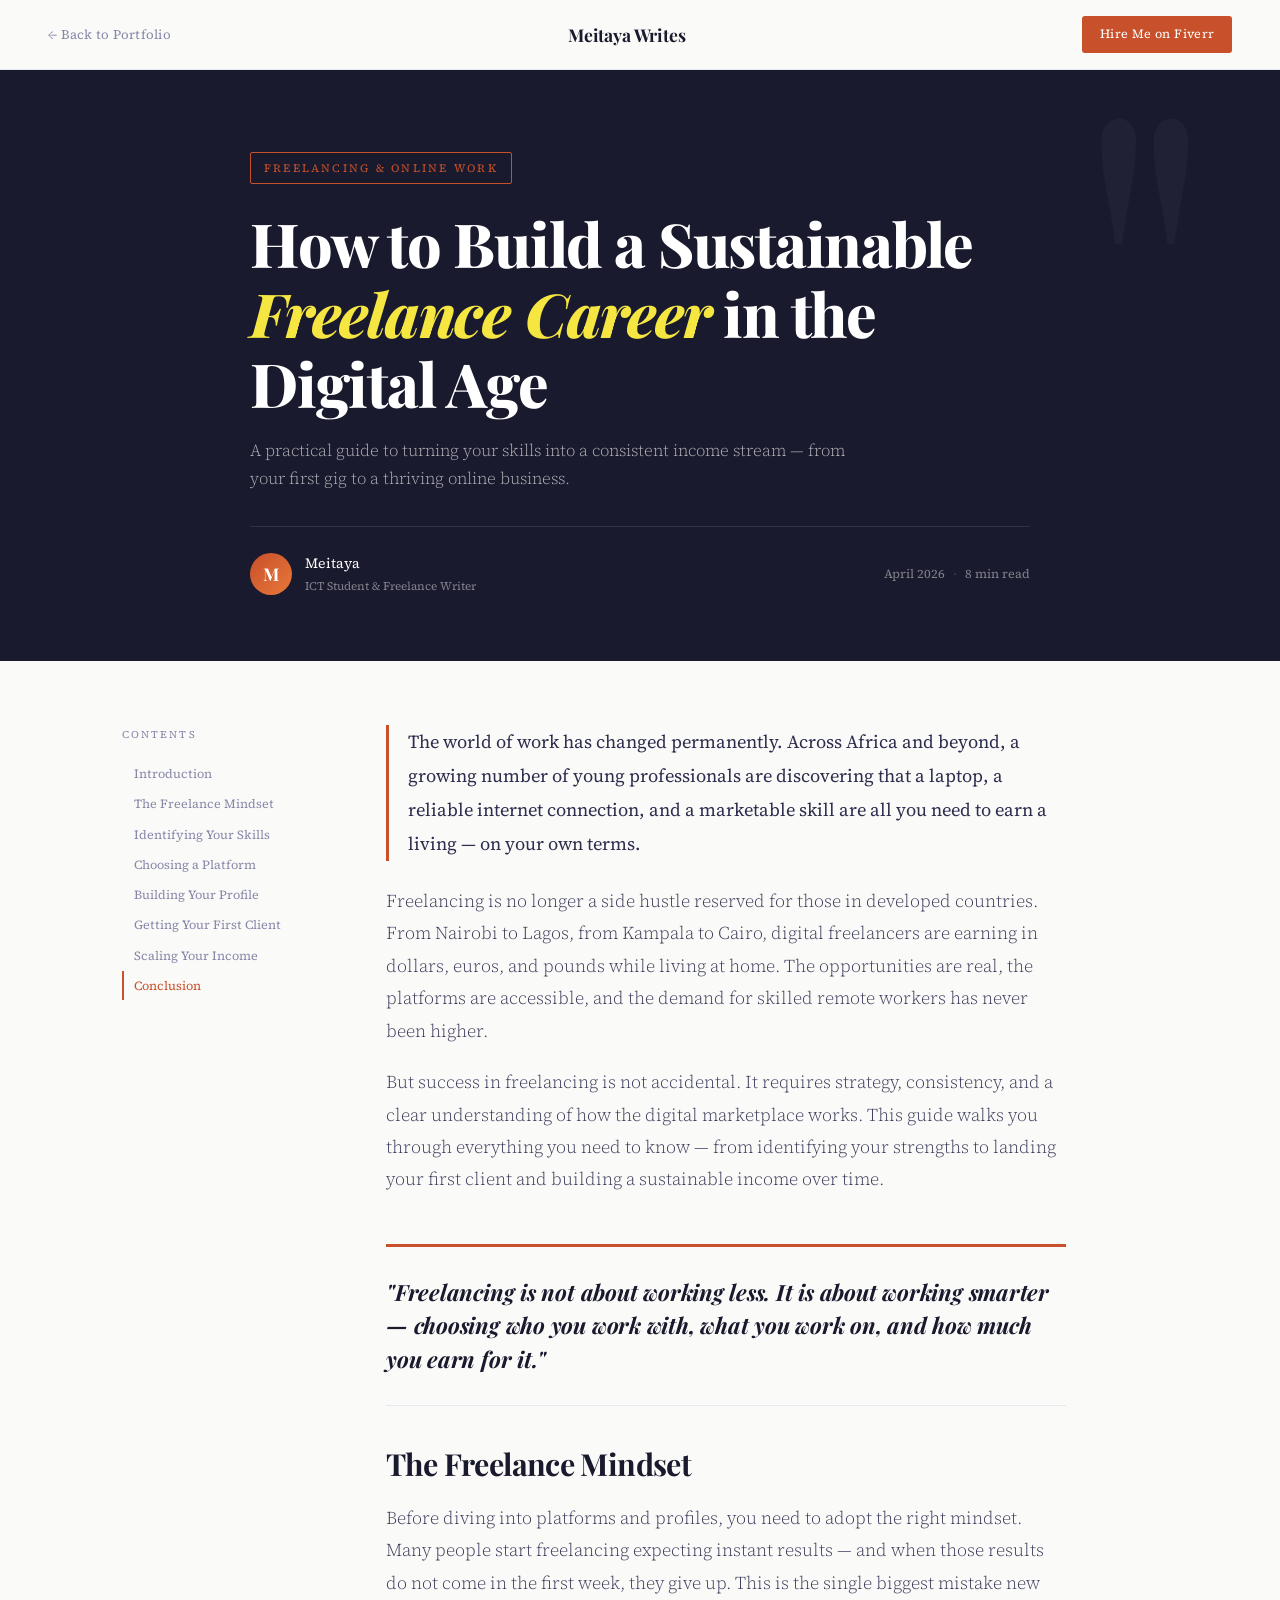
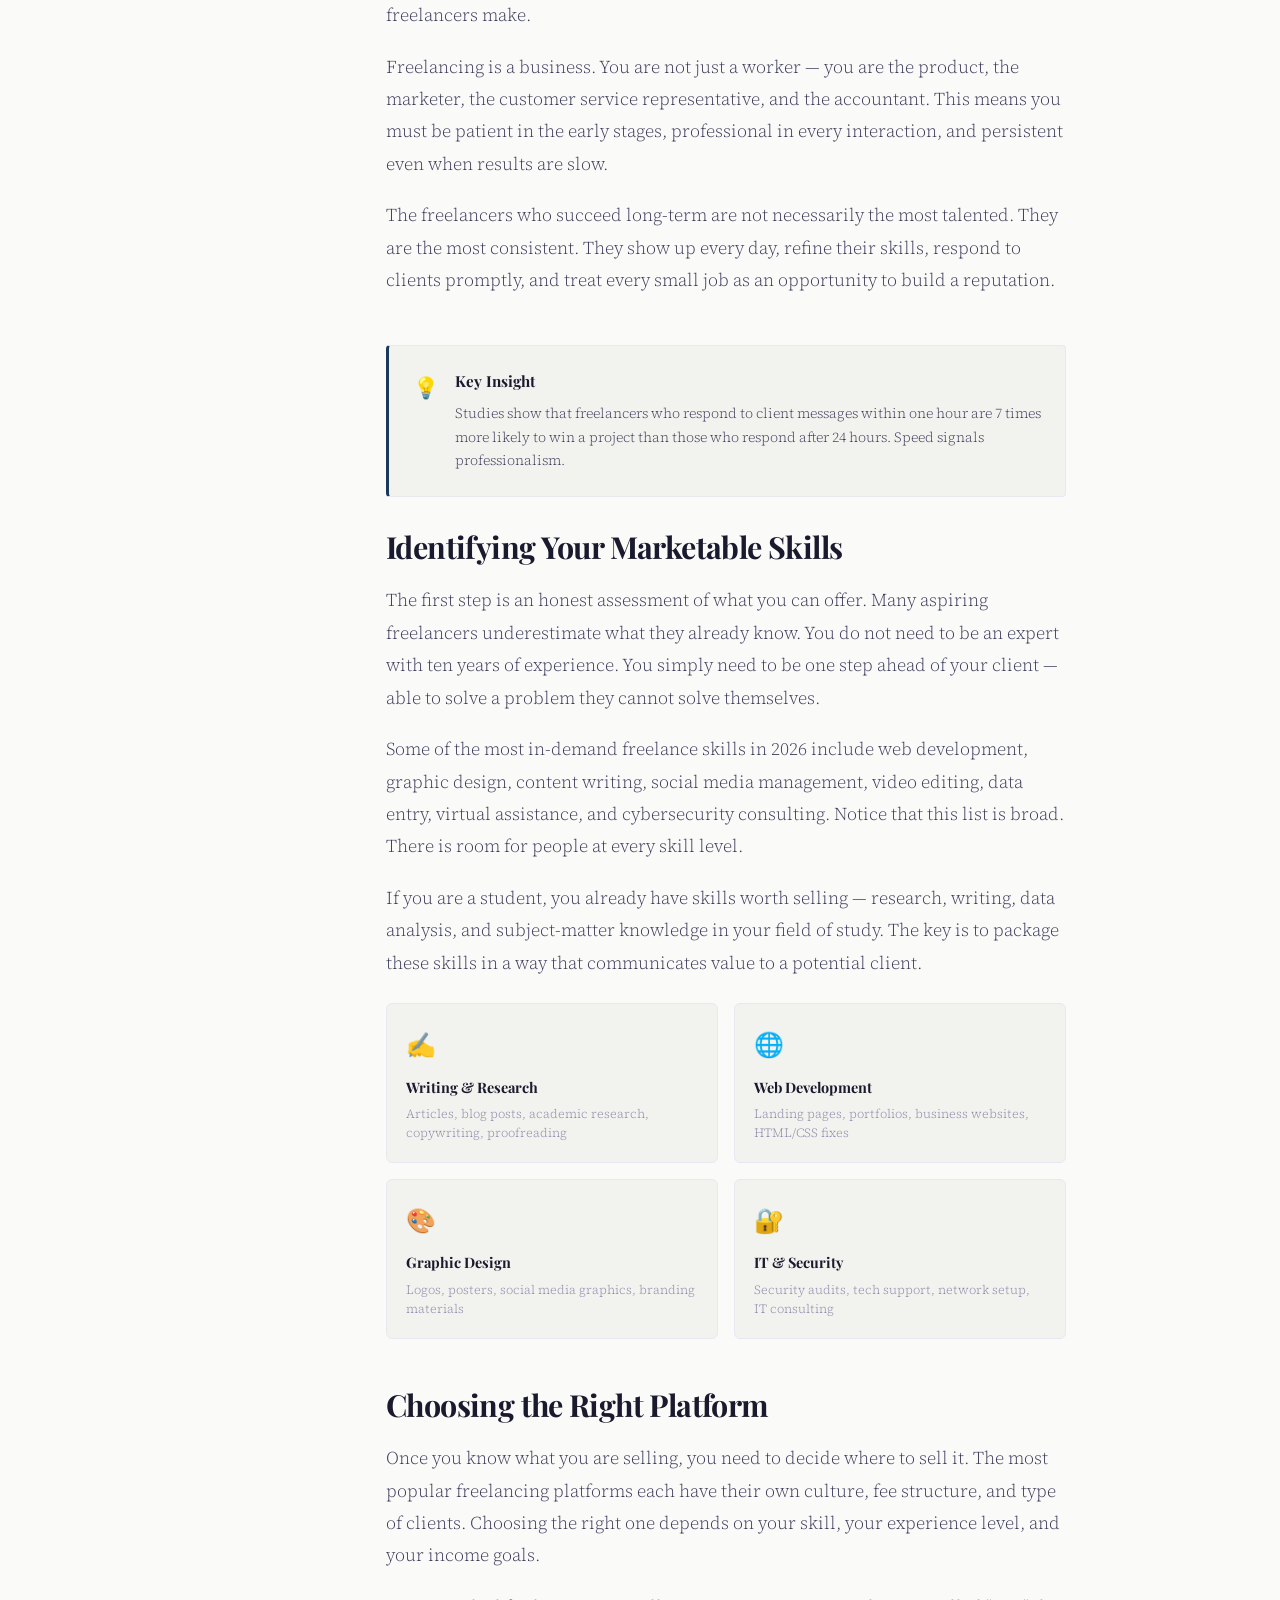
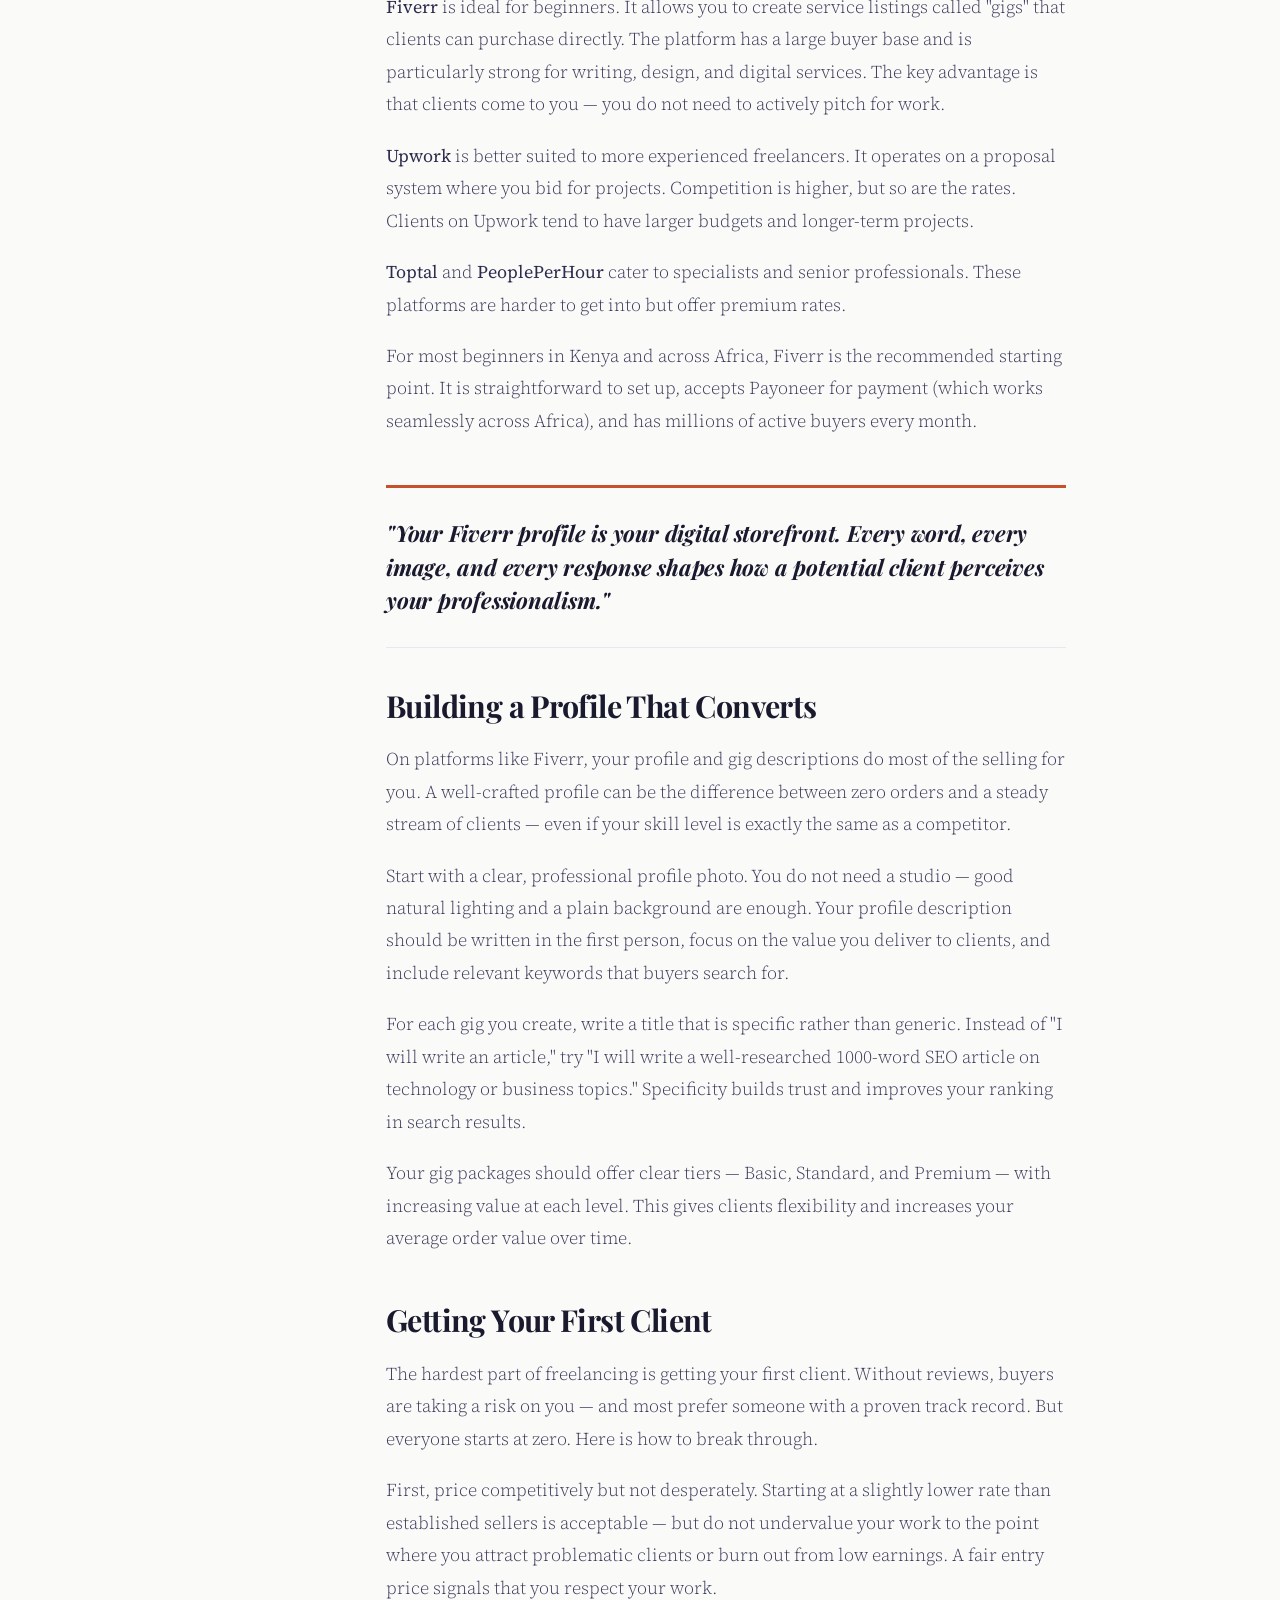
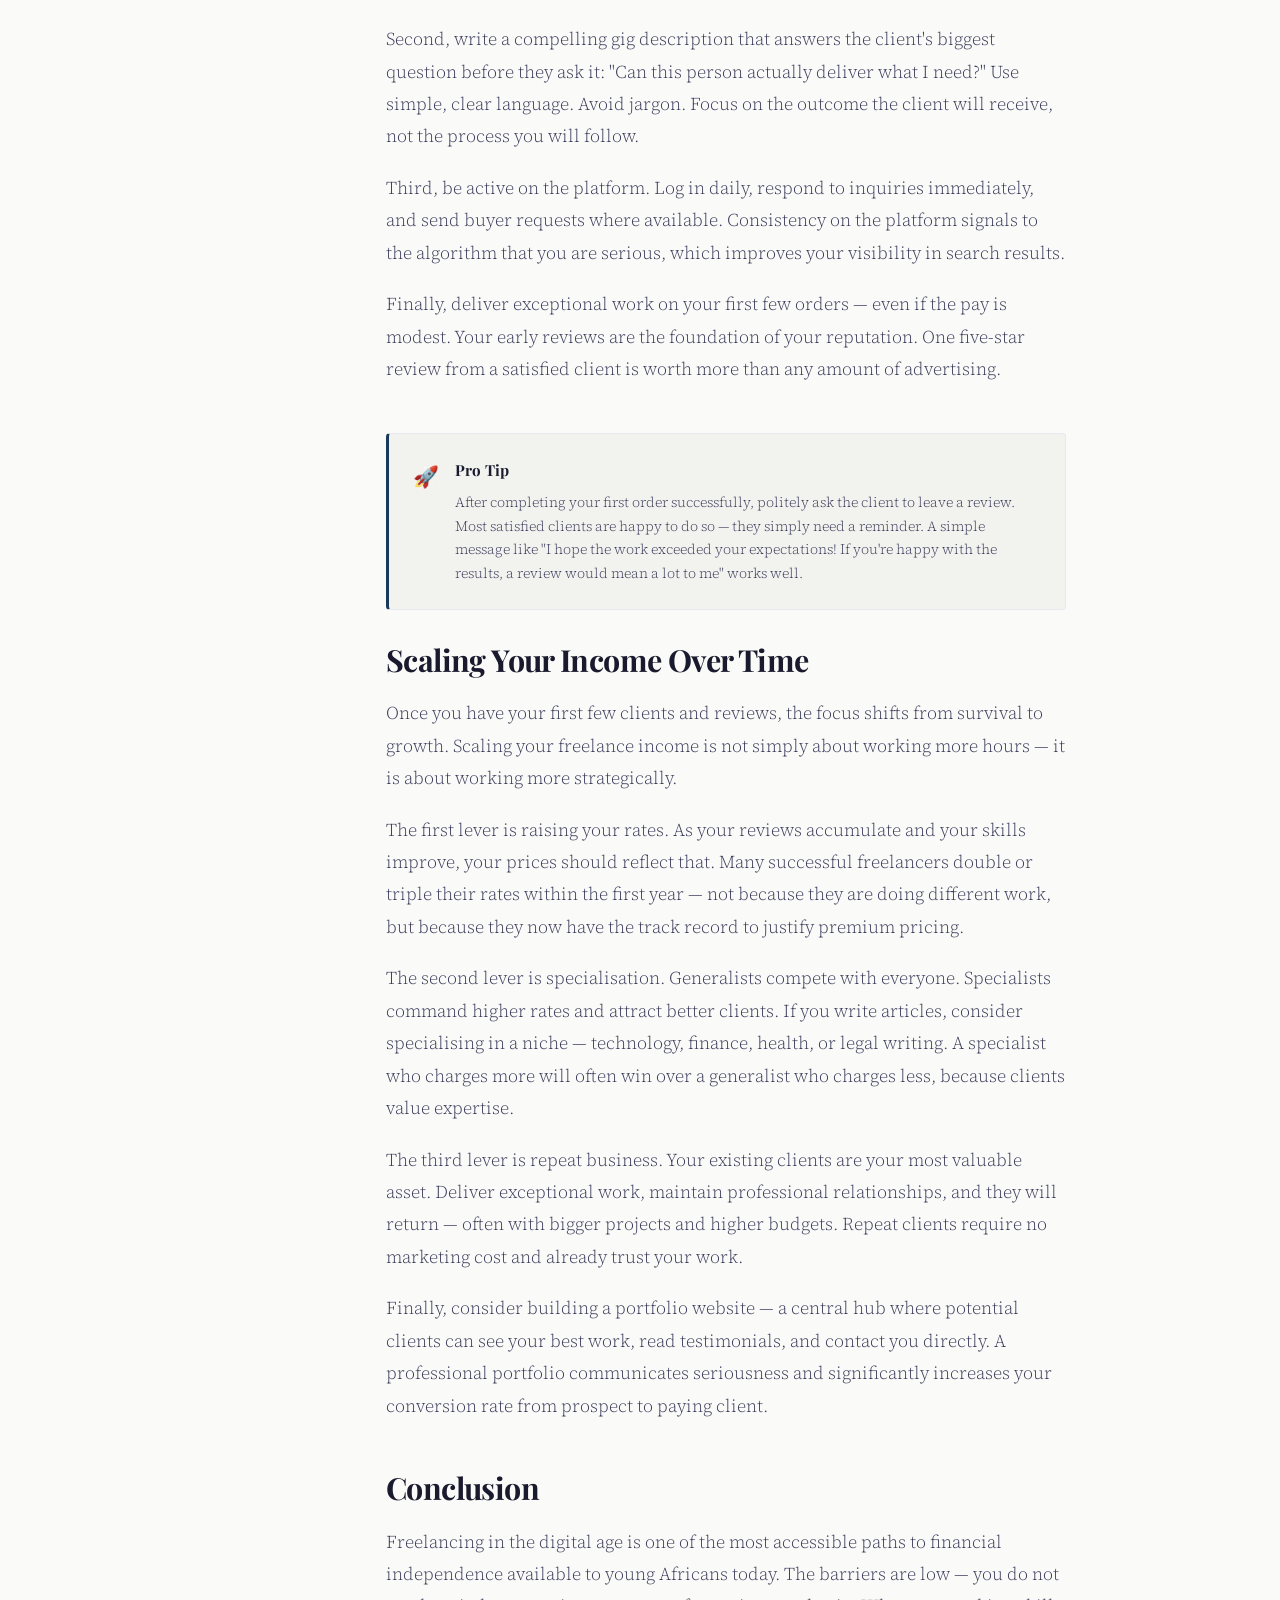
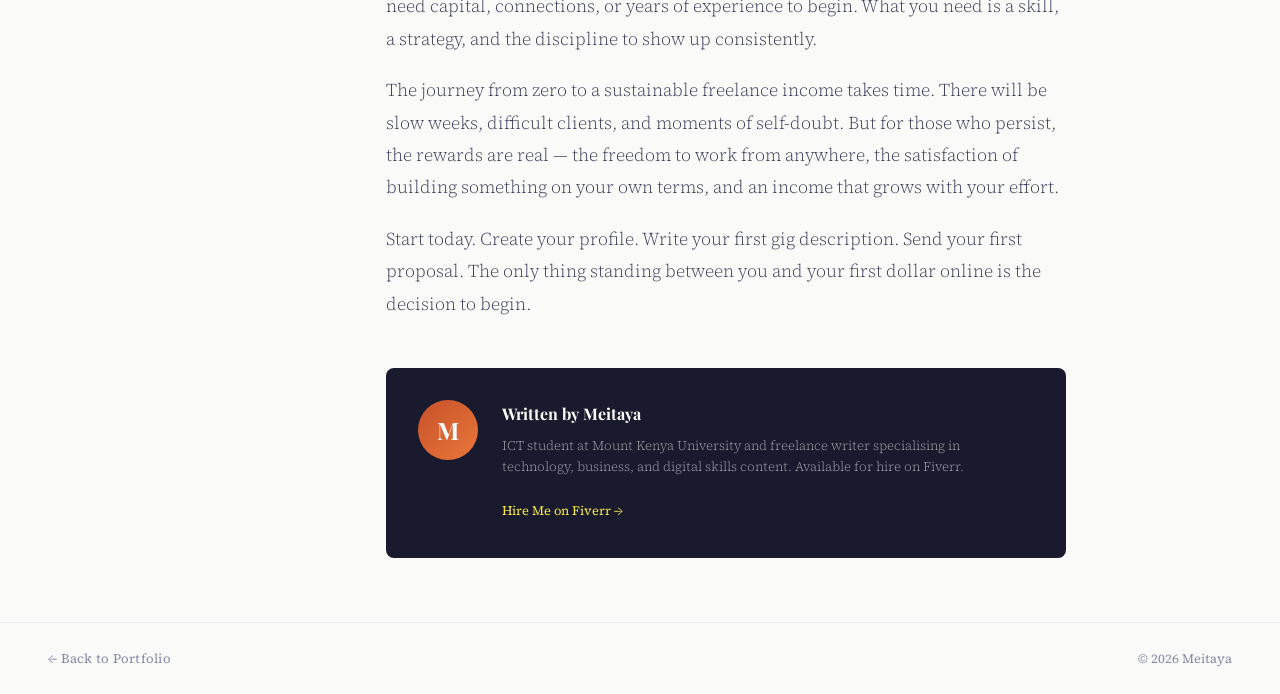
<file: article/index.html>
<!DOCTYPE html>
<html lang="en">
<head>
  <meta charset="UTF-8"/>
  <meta name="viewport" content="width=device-width, initial-scale=1.0"/>
  <title>Freelancing in the Digital Age — by Meitaya</title>
  <link rel="preconnect" href="https://fonts.googleapis.com">
  <link href="https://fonts.googleapis.com/css2?family=Playfair+Display:ital,wght@0,700;0,800;1,700&family=Source+Serif+4:ital,opsz,wght@0,8..60,300;0,8..60,400;1,8..60,300;1,8..60,400&display=swap" rel="stylesheet">
  <link rel="stylesheet" href="style.css"/>
</head>
<body>

  <div class="progress-bar" id="progressBar"></div>

  <header class="site-header">
    <a href="../../index.html" class="back-link">← Back to Portfolio</a>
    <span class="site-name">Meitaya Writes</span>
    <a href="https://www.fiverr.com" target="_blank" class="hire-btn">Hire Me on Fiverr</a>
  </header>

  <main>

    <div class="hero-band">
      <div class="hero-band-inner">
        <span class="article-cat">Freelancing & Online Work</span>
        <h1 class="article-title">
          How to Build a Sustainable<br/>
          <em>Freelance Career</em> in the Digital Age
        </h1>
        <p class="article-subtitle">
          A practical guide to turning your skills into a consistent income stream —
          from your first gig to a thriving online business.
        </p>
        <div class="article-meta">
          <div class="author-chip">
            <div class="author-avatar">M</div>
            <div>
              <span class="author-name">Meitaya</span>
              <span class="author-title">ICT Student & Freelance Writer</span>
            </div>
          </div>
          <div class="meta-right">
            <span>April 2026</span>
            <span class="dot">·</span>
            <span>8 min read</span>
          </div>
        </div>
      </div>
    </div>

    <div class="article-layout">

      <aside class="toc">
        <p class="toc-label">Contents</p>
        <ul>
          <li><a href="#intro" class="toc-link active">Introduction</a></li>
          <li><a href="#mindset" class="toc-link">The Freelance Mindset</a></li>
          <li><a href="#skills" class="toc-link">Identifying Your Skills</a></li>
          <li><a href="#platforms" class="toc-link">Choosing a Platform</a></li>
          <li><a href="#profile" class="toc-link">Building Your Profile</a></li>
          <li><a href="#clients" class="toc-link">Getting Your First Client</a></li>
          <li><a href="#income" class="toc-link">Scaling Your Income</a></li>
          <li><a href="#conclusion" class="toc-link">Conclusion</a></li>
        </ul>
      </aside>

      <article class="article-body">

        <section id="intro">
          <p class="lead">
            The world of work has changed permanently. Across Africa and beyond, a growing number of young professionals are discovering that a laptop, a reliable internet connection, and a marketable skill are all you need to earn a living — on your own terms.
          </p>
          <p>
            Freelancing is no longer a side hustle reserved for those in developed countries. From Nairobi to Lagos, from Kampala to Cairo, digital freelancers are earning in dollars, euros, and pounds while living at home. The opportunities are real, the platforms are accessible, and the demand for skilled remote workers has never been higher.
          </p>
          <p>
            But success in freelancing is not accidental. It requires strategy, consistency, and a clear understanding of how the digital marketplace works. This guide walks you through everything you need to know — from identifying your strengths to landing your first client and building a sustainable income over time.
          </p>
        </section>

        <div class="pull-quote">
          "Freelancing is not about working less. It is about working smarter — choosing who you work with, what you work on, and how much you earn for it."
        </div>

        <section id="mindset">
          <h2>The Freelance Mindset</h2>
          <p>
            Before diving into platforms and profiles, you need to adopt the right mindset. Many people start freelancing expecting instant results — and when those results do not come in the first week, they give up. This is the single biggest mistake new freelancers make.
          </p>
          <p>
            Freelancing is a business. You are not just a worker — you are the product, the marketer, the customer service representative, and the accountant. This means you must be patient in the early stages, professional in every interaction, and persistent even when results are slow.
          </p>
          <p>
            The freelancers who succeed long-term are not necessarily the most talented. They are the most consistent. They show up every day, refine their skills, respond to clients promptly, and treat every small job as an opportunity to build a reputation.
          </p>
        </section>

        <div class="callout">
          <span class="callout-icon">💡</span>
          <div>
            <strong>Key Insight</strong>
            <p>Studies show that freelancers who respond to client messages within one hour are 7 times more likely to win a project than those who respond after 24 hours. Speed signals professionalism.</p>
          </div>
        </div>

        <section id="skills">
          <h2>Identifying Your Marketable Skills</h2>
          <p>
            The first step is an honest assessment of what you can offer. Many aspiring freelancers underestimate what they already know. You do not need to be an expert with ten years of experience. You simply need to be one step ahead of your client — able to solve a problem they cannot solve themselves.
          </p>
          <p>
            Some of the most in-demand freelance skills in 2026 include web development, graphic design, content writing, social media management, video editing, data entry, virtual assistance, and cybersecurity consulting. Notice that this list is broad. There is room for people at every skill level.
          </p>
          <p>
            If you are a student, you already have skills worth selling — research, writing, data analysis, and subject-matter knowledge in your field of study. The key is to package these skills in a way that communicates value to a potential client.
          </p>

          <div class="skills-grid">
            <div class="skill-card">
              <span class="skill-icon">✍️</span>
              <strong>Writing & Research</strong>
              <p>Articles, blog posts, academic research, copywriting, proofreading</p>
            </div>
            <div class="skill-card">
              <span class="skill-icon">🌐</span>
              <strong>Web Development</strong>
              <p>Landing pages, portfolios, business websites, HTML/CSS fixes</p>
            </div>
            <div class="skill-card">
              <span class="skill-icon">🎨</span>
              <strong>Graphic Design</strong>
              <p>Logos, posters, social media graphics, branding materials</p>
            </div>
            <div class="skill-card">
              <span class="skill-icon">🔐</span>
              <strong>IT & Security</strong>
              <p>Security audits, tech support, network setup, IT consulting</p>
            </div>
          </div>
        </section>

        <section id="platforms">
          <h2>Choosing the Right Platform</h2>
          <p>
            Once you know what you are selling, you need to decide where to sell it. The most popular freelancing platforms each have their own culture, fee structure, and type of clients. Choosing the right one depends on your skill, your experience level, and your income goals.
          </p>
          <p>
            <strong>Fiverr</strong> is ideal for beginners. It allows you to create service listings called "gigs" that clients can purchase directly. The platform has a large buyer base and is particularly strong for writing, design, and digital services. The key advantage is that clients come to you — you do not need to actively pitch for work.
          </p>
          <p>
            <strong>Upwork</strong> is better suited to more experienced freelancers. It operates on a proposal system where you bid for projects. Competition is higher, but so are the rates. Clients on Upwork tend to have larger budgets and longer-term projects.
          </p>
          <p>
            <strong>Toptal</strong> and <strong>PeoplePerHour</strong> cater to specialists and senior professionals. These platforms are harder to get into but offer premium rates.
          </p>
          <p>
            For most beginners in Kenya and across Africa, Fiverr is the recommended starting point. It is straightforward to set up, accepts Payoneer for payment (which works seamlessly across Africa), and has millions of active buyers every month.
          </p>
        </section>

        <div class="pull-quote">
          "Your Fiverr profile is your digital storefront. Every word, every image, and every response shapes how a potential client perceives your professionalism."
        </div>

        <section id="profile">
          <h2>Building a Profile That Converts</h2>
          <p>
            On platforms like Fiverr, your profile and gig descriptions do most of the selling for you. A well-crafted profile can be the difference between zero orders and a steady stream of clients — even if your skill level is exactly the same as a competitor.
          </p>
          <p>
            Start with a clear, professional profile photo. You do not need a studio — good natural lighting and a plain background are enough. Your profile description should be written in the first person, focus on the value you deliver to clients, and include relevant keywords that buyers search for.
          </p>
          <p>
            For each gig you create, write a title that is specific rather than generic. Instead of "I will write an article," try "I will write a well-researched 1000-word SEO article on technology or business topics." Specificity builds trust and improves your ranking in search results.
          </p>
          <p>
            Your gig packages should offer clear tiers — Basic, Standard, and Premium — with increasing value at each level. This gives clients flexibility and increases your average order value over time.
          </p>
        </section>

        <section id="clients">
          <h2>Getting Your First Client</h2>
          <p>
            The hardest part of freelancing is getting your first client. Without reviews, buyers are taking a risk on you — and most prefer someone with a proven track record. But everyone starts at zero. Here is how to break through.
          </p>
          <p>
            First, price competitively but not desperately. Starting at a slightly lower rate than established sellers is acceptable — but do not undervalue your work to the point where you attract problematic clients or burn out from low earnings. A fair entry price signals that you respect your work.
          </p>
          <p>
            Second, write a compelling gig description that answers the client's biggest question before they ask it: "Can this person actually deliver what I need?" Use simple, clear language. Avoid jargon. Focus on the outcome the client will receive, not the process you will follow.
          </p>
          <p>
            Third, be active on the platform. Log in daily, respond to inquiries immediately, and send buyer requests where available. Consistency on the platform signals to the algorithm that you are serious, which improves your visibility in search results.
          </p>
          <p>
            Finally, deliver exceptional work on your first few orders — even if the pay is modest. Your early reviews are the foundation of your reputation. One five-star review from a satisfied client is worth more than any amount of advertising.
          </p>
        </section>

        <div class="callout">
          <span class="callout-icon">🚀</span>
          <div>
            <strong>Pro Tip</strong>
            <p>After completing your first order successfully, politely ask the client to leave a review. Most satisfied clients are happy to do so — they simply need a reminder. A simple message like "I hope the work exceeded your expectations! If you're happy with the results, a review would mean a lot to me" works well.</p>
          </div>
        </div>

        <section id="income">
          <h2>Scaling Your Income Over Time</h2>
          <p>
            Once you have your first few clients and reviews, the focus shifts from survival to growth. Scaling your freelance income is not simply about working more hours — it is about working more strategically.
          </p>
          <p>
            The first lever is raising your rates. As your reviews accumulate and your skills improve, your prices should reflect that. Many successful freelancers double or triple their rates within the first year — not because they are doing different work, but because they now have the track record to justify premium pricing.
          </p>
          <p>
            The second lever is specialisation. Generalists compete with everyone. Specialists command higher rates and attract better clients. If you write articles, consider specialising in a niche — technology, finance, health, or legal writing. A specialist who charges more will often win over a generalist who charges less, because clients value expertise.
          </p>
          <p>
            The third lever is repeat business. Your existing clients are your most valuable asset. Deliver exceptional work, maintain professional relationships, and they will return — often with bigger projects and higher budgets. Repeat clients require no marketing cost and already trust your work.
          </p>
          <p>
            Finally, consider building a portfolio website — a central hub where potential clients can see your best work, read testimonials, and contact you directly. A professional portfolio communicates seriousness and significantly increases your conversion rate from prospect to paying client.
          </p>
        </section>

        <section id="conclusion">
          <h2>Conclusion</h2>
          <p>
            Freelancing in the digital age is one of the most accessible paths to financial independence available to young Africans today. The barriers are low — you do not need capital, connections, or years of experience to begin. What you need is a skill, a strategy, and the discipline to show up consistently.
          </p>
          <p>
            The journey from zero to a sustainable freelance income takes time. There will be slow weeks, difficult clients, and moments of self-doubt. But for those who persist, the rewards are real — the freedom to work from anywhere, the satisfaction of building something on your own terms, and an income that grows with your effort.
          </p>
          <p>
            Start today. Create your profile. Write your first gig description. Send your first proposal. The only thing standing between you and your first dollar online is the decision to begin.
          </p>
        </section>

        <div class="author-box">
          <div class="author-box-avatar">M</div>
          <div class="author-box-info">
            <strong>Written by Meitaya</strong>
            <p>ICT student at Mount Kenya University and freelance writer specialising in technology, business, and digital skills content. Available for hire on Fiverr.</p>
            <a href="https://www.fiverr.com" target="_blank" class="author-cta">Hire Me on Fiverr →</a>
          </div>
        </div>

      </article>

    </div>

  </main>

  <footer class="article-footer">
    <a href="../../index.html" class="back-link">← Back to Portfolio</a>
    <span>© 2026 Meitaya</span>
  </footer>

  <script src="script.js"></script>
</body>
</html>
</file>
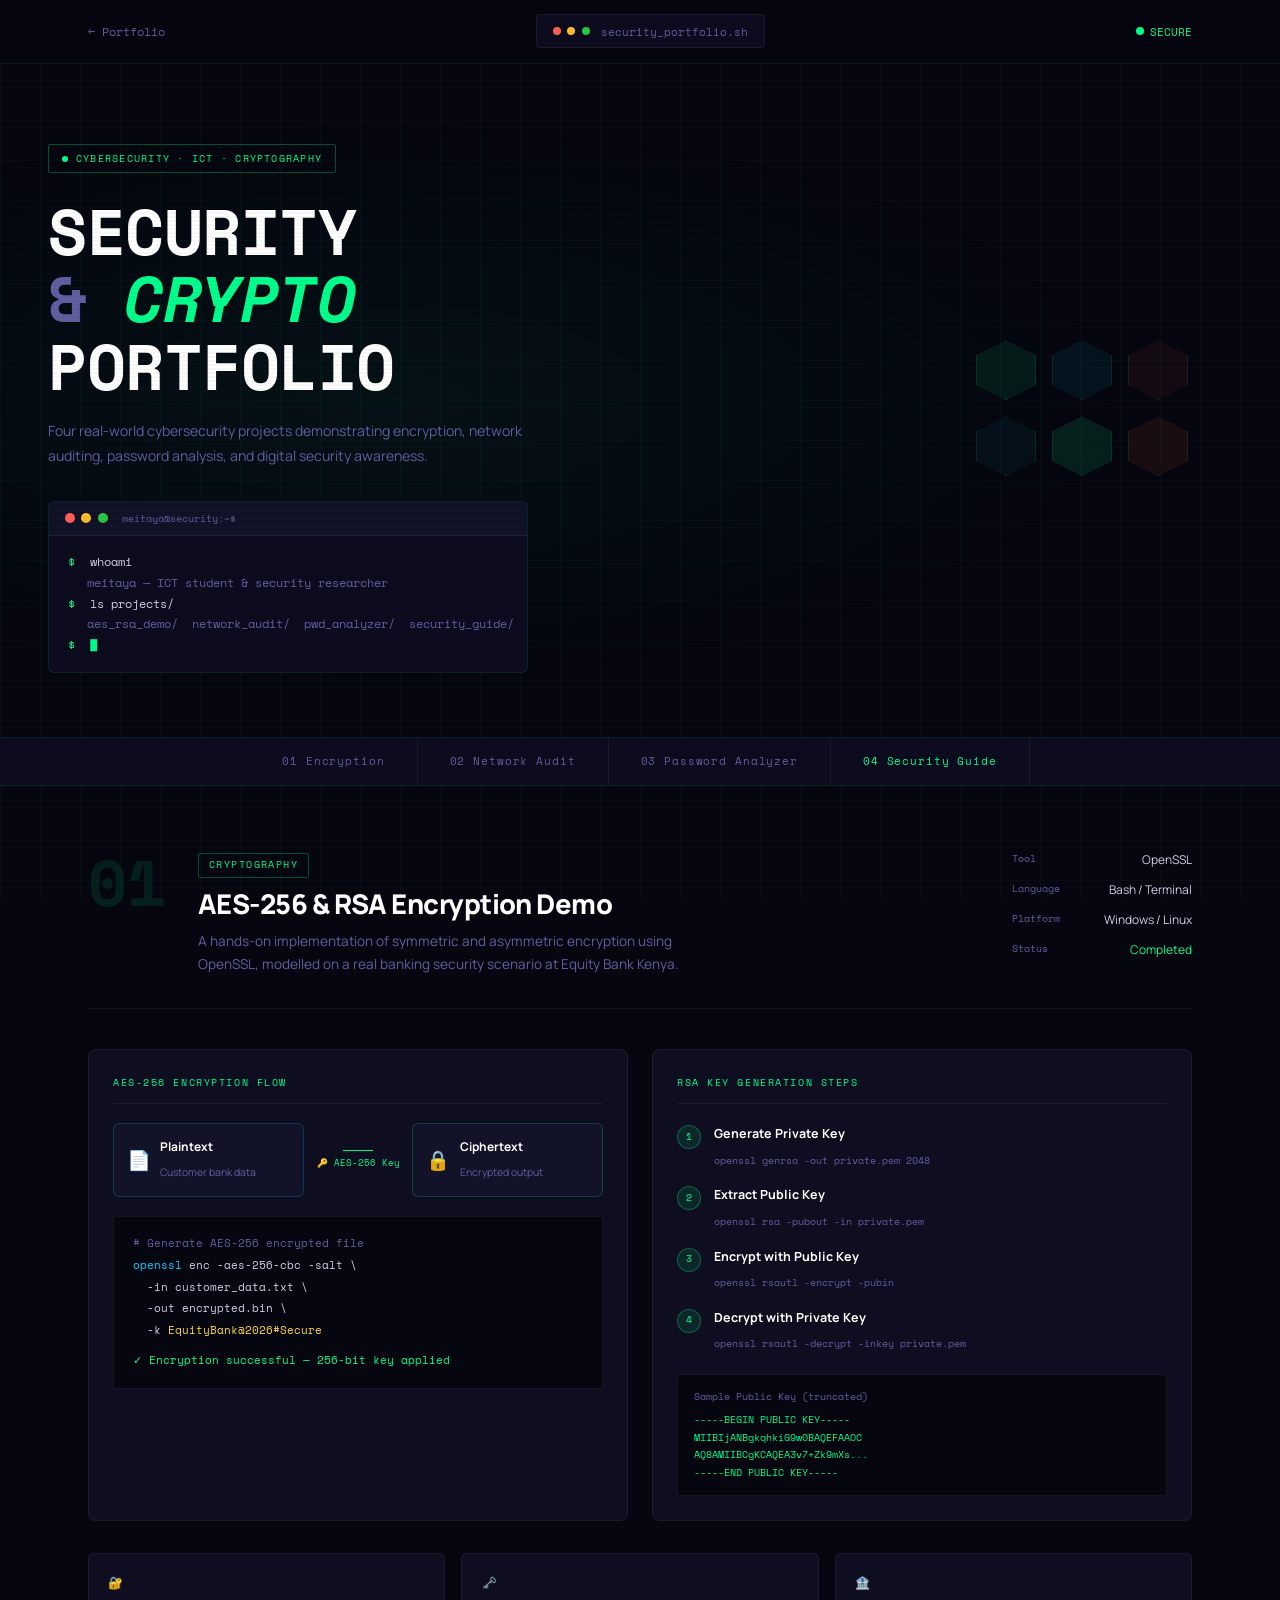
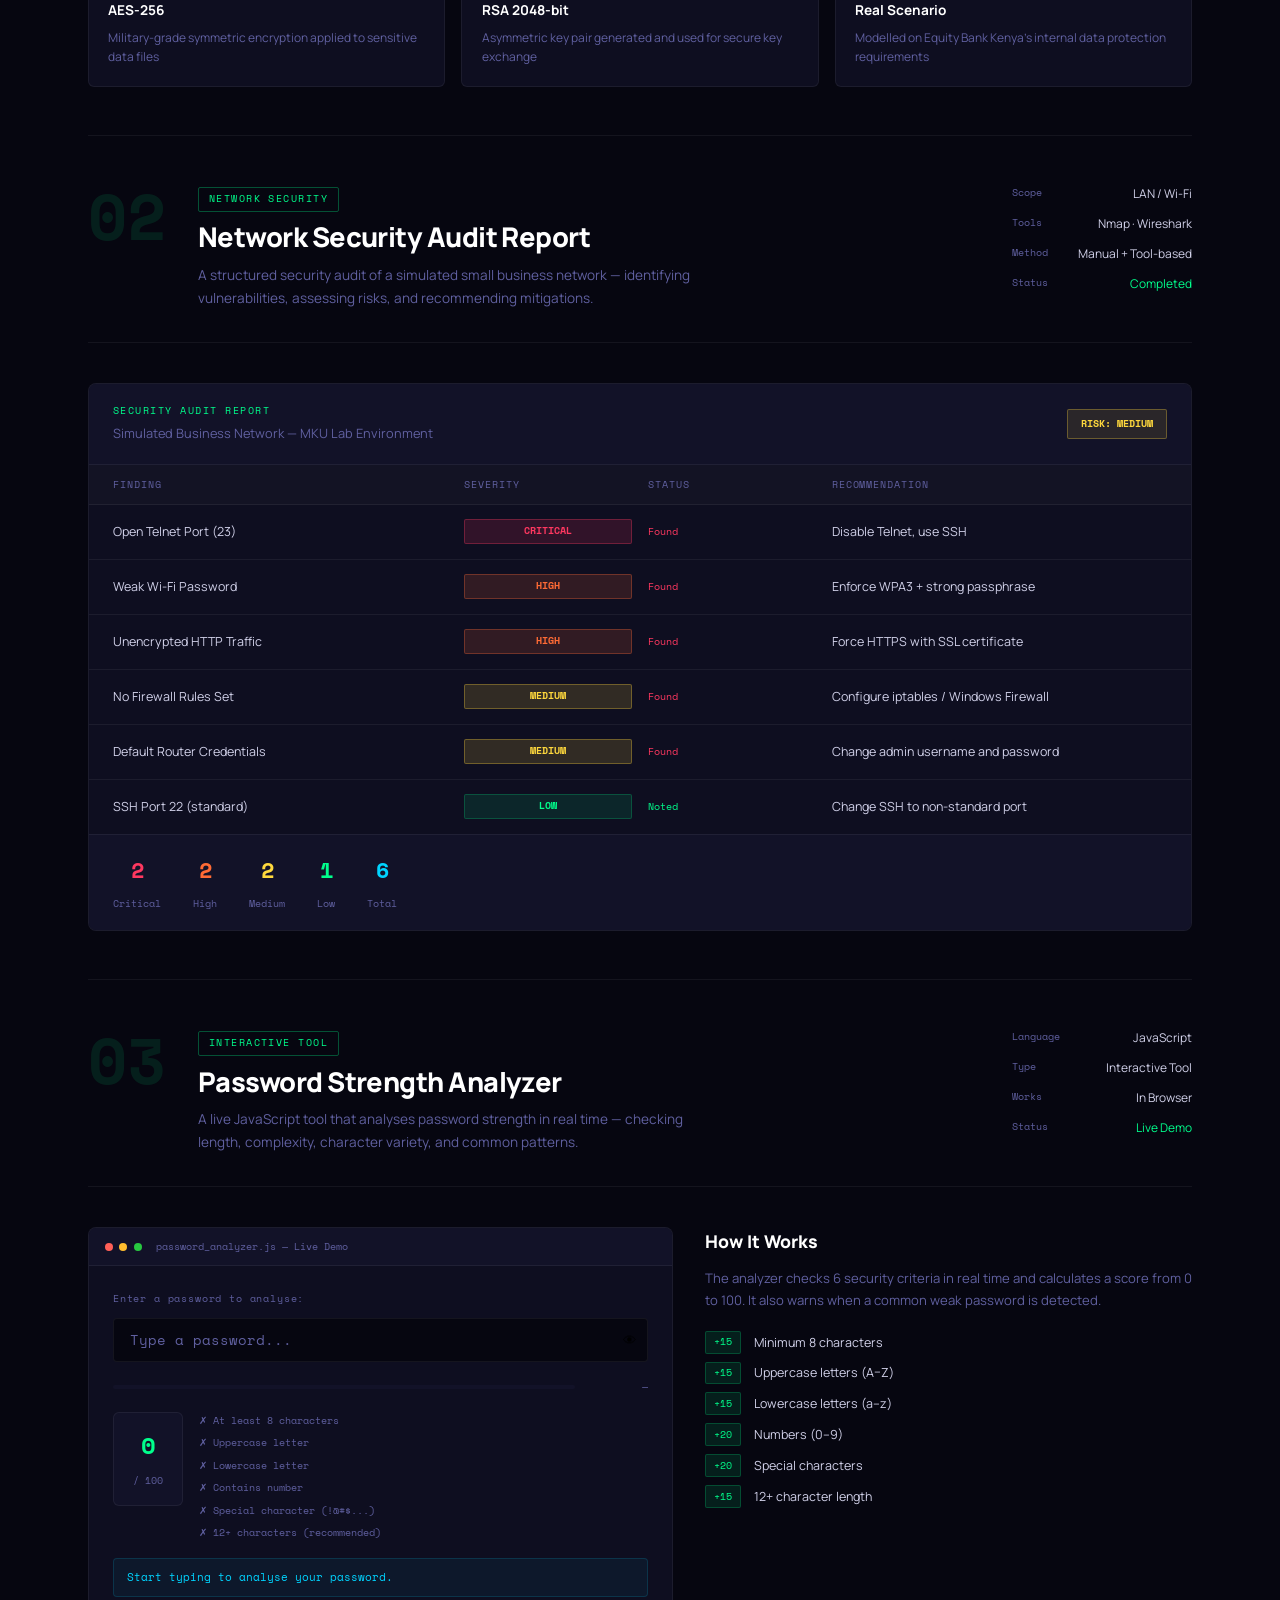
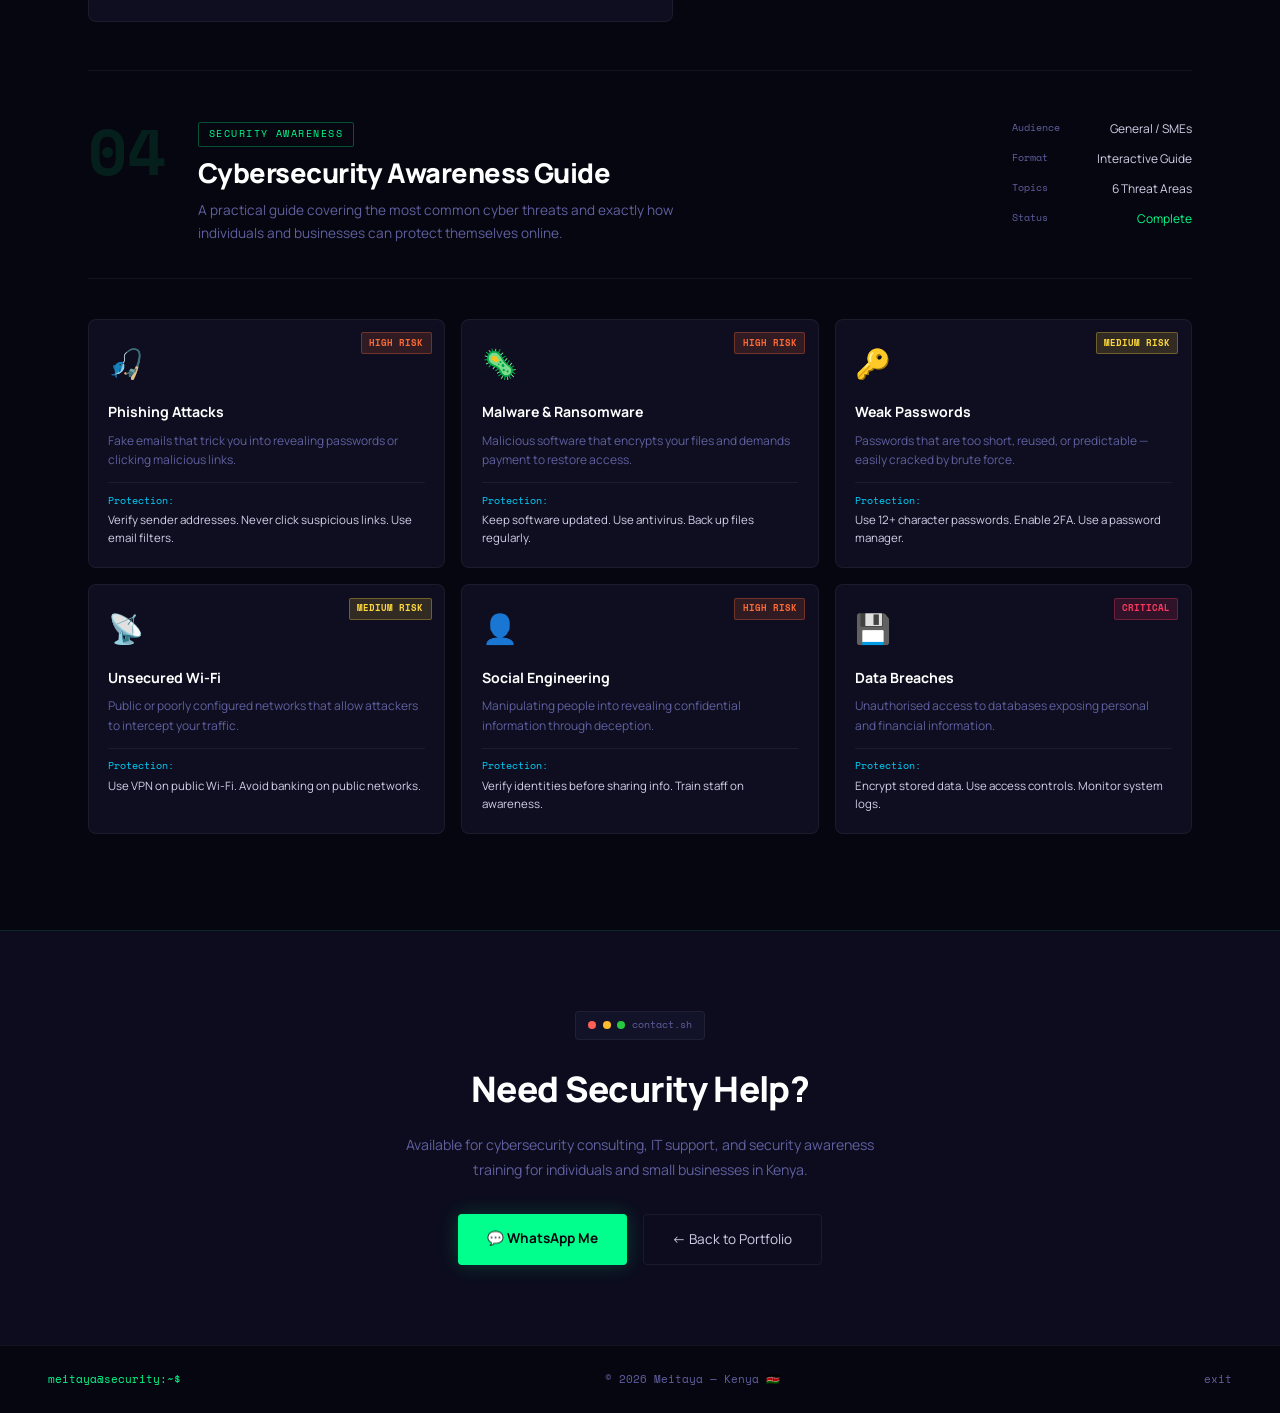
<file: cryptography/index.html>
<!DOCTYPE html>
<html lang="en">
<head>
  <meta charset="UTF-8"/>
  <meta name="viewport" content="width=device-width, initial-scale=1.0"/>
  <title>Cybersecurity Portfolio — Meitaya</title>
  <link rel="preconnect" href="https://fonts.googleapis.com">
  <link href="https://fonts.googleapis.com/css2?family=Space+Mono:ital,wght@0,400;0,700;1,400&family=Manrope:wght@300;400;500;700;800&display=swap" rel="stylesheet">
  <link rel="stylesheet" href="style.css"/>
</head>
<body>

  <div class="scanline"></div>
  <div class="grid-bg"></div>

  <header class="header">
    <div class="header-inner">
      <a href="../../index.html" class="back">← Portfolio</a>
      <div class="terminal-tag">
        <span class="t-dot"></span><span class="t-dot"></span><span class="t-dot"></span>
        <span class="t-title">security_portfolio.sh</span>
      </div>
      <div class="header-status"><span class="status-green"></span> SECURE</div>
    </div>
  </header>

  <section class="hero">
    <div class="hero-inner">
      <div class="hero-badge"><span class="badge-dot"></span>CYBERSECURITY · ICT · CRYPTOGRAPHY</div>
      <h1 class="hero-title">
        <span class="line1">SECURITY</span>
        <span class="line2">&amp; <em>CRYPTO</em></span>
        <span class="line3">PORTFOLIO</span>
      </h1>
      <p class="hero-sub">Four real-world cybersecurity projects demonstrating encryption, network auditing, password analysis, and digital security awareness.</p>
      <div class="hero-terminal">
        <div class="terminal-header">
          <span class="td td1"></span><span class="td td2"></span><span class="td td3"></span>
          <span class="tname">meitaya@security:~$</span>
        </div>
        <div class="terminal-body">
          <div class="tline"><span class="prompt">$</span> whoami</div>
          <div class="tline output">meitaya — ICT student &amp; security researcher</div>
          <div class="tline"><span class="prompt">$</span> ls projects/</div>
          <div class="tline output">aes_rsa_demo/&nbsp;&nbsp;network_audit/&nbsp;&nbsp;pwd_analyzer/&nbsp;&nbsp;security_guide/</div>
          <div class="tline"><span class="prompt">$</span> <span class="cursor-blink">█</span></div>
        </div>
      </div>
    </div>
    <div class="hero-right-deco">
      <div class="hex-grid">
        <div class="hex h1"></div><div class="hex h2"></div><div class="hex h3"></div>
        <div class="hex h4"></div><div class="hex h5"></div><div class="hex h6"></div>
      </div>
    </div>
  </section>

  <div class="projects-nav">
    <a href="#encryption" class="pnav">01 Encryption</a>
    <a href="#audit" class="pnav">02 Network Audit</a>
    <a href="#password" class="pnav">03 Password Analyzer</a>
    <a href="#awareness" class="pnav">04 Security Guide</a>
  </div>

  <main class="main">

    <section class="project-section" id="encryption">
      <div class="project-header reveal">
        <div class="project-number">01</div>
        <div class="project-title-block">
          <span class="project-tag">Cryptography</span>
          <h2>AES-256 &amp; RSA Encryption Demo</h2>
          <p>A hands-on implementation of symmetric and asymmetric encryption using OpenSSL, modelled on a real banking security scenario at Equity Bank Kenya.</p>
        </div>
        <div class="project-meta-block">
          <div class="meta-item"><span>Tool</span>OpenSSL</div>
          <div class="meta-item"><span>Language</span>Bash / Terminal</div>
          <div class="meta-item"><span>Platform</span>Windows / Linux</div>
          <div class="meta-item"><span>Status</span><em class="green">Completed</em></div>
        </div>
      </div>
      <div class="crypto-demo reveal">
        <div class="crypto-panel">
          <div class="panel-label">AES-256 Encryption Flow</div>
          <div class="crypto-flow">
            <div class="cf-box cf-input"><div class="cf-icon">📄</div><div class="cf-text"><strong>Plaintext</strong><span>Customer bank data</span></div></div>
            <div class="cf-arrow"><div class="cf-arrow-line"></div><div class="cf-key-badge">🔑 AES-256 Key</div></div>
            <div class="cf-box cf-output"><div class="cf-icon">🔒</div><div class="cf-text"><strong>Ciphertext</strong><span>Encrypted output</span></div></div>
          </div>
          <div class="code-block">
            <div class="code-line"><span class="c-comment"># Generate AES-256 encrypted file</span></div>
            <div class="code-line"><span class="c-cmd">openssl</span> enc -aes-256-cbc -salt \</div>
            <div class="code-line">&nbsp;&nbsp;-in customer_data.txt \</div>
            <div class="code-line">&nbsp;&nbsp;-out encrypted.bin \</div>
            <div class="code-line">&nbsp;&nbsp;-k <span class="c-str">EquityBank@2026#Secure</span></div>
            <div class="code-line mt"><span class="c-green">✓ Encryption successful — 256-bit key applied</span></div>
          </div>
        </div>
        <div class="crypto-panel">
          <div class="panel-label">RSA Key Generation Steps</div>
          <div class="rsa-flow">
            <div class="rsa-step"><div class="rsa-num">1</div><div class="rsa-info"><strong>Generate Private Key</strong><span>openssl genrsa -out private.pem 2048</span></div></div>
            <div class="rsa-step"><div class="rsa-num">2</div><div class="rsa-info"><strong>Extract Public Key</strong><span>openssl rsa -pubout -in private.pem</span></div></div>
            <div class="rsa-step"><div class="rsa-num">3</div><div class="rsa-info"><strong>Encrypt with Public Key</strong><span>openssl rsautl -encrypt -pubin</span></div></div>
            <div class="rsa-step"><div class="rsa-num">4</div><div class="rsa-info"><strong>Decrypt with Private Key</strong><span>openssl rsautl -decrypt -inkey private.pem</span></div></div>
          </div>
          <div class="key-display">
            <div class="key-label">Sample Public Key (truncated)</div>
            <div class="key-value">-----BEGIN PUBLIC KEY-----<br/>MIIBIjANBgkqhkiG9w0BAQEFAAOC<br/>AQ8AMIIBCgKCAQEA3v7+Zk9mXs...<br/>-----END PUBLIC KEY-----</div>
          </div>
        </div>
      </div>
      <div class="project-outcomes reveal">
        <div class="outcome"><span class="o-icon">🔐</span><strong>AES-256</strong><span>Military-grade symmetric encryption applied to sensitive data files</span></div>
        <div class="outcome"><span class="o-icon">🗝️</span><strong>RSA 2048-bit</strong><span>Asymmetric key pair generated and used for secure key exchange</span></div>
        <div class="outcome"><span class="o-icon">🏦</span><strong>Real Scenario</strong><span>Modelled on Equity Bank Kenya's internal data protection requirements</span></div>
      </div>
    </section>

    <div class="section-divider"></div>

    <section class="project-section" id="audit">
      <div class="project-header reveal">
        <div class="project-number">02</div>
        <div class="project-title-block">
          <span class="project-tag">Network Security</span>
          <h2>Network Security Audit Report</h2>
          <p>A structured security audit of a simulated small business network — identifying vulnerabilities, assessing risks, and recommending mitigations.</p>
        </div>
        <div class="project-meta-block">
          <div class="meta-item"><span>Scope</span>LAN / Wi-Fi</div>
          <div class="meta-item"><span>Tools</span>Nmap · Wireshark</div>
          <div class="meta-item"><span>Method</span>Manual + Tool-based</div>
          <div class="meta-item"><span>Status</span><em class="green">Completed</em></div>
        </div>
      </div>
      <div class="audit-report reveal">
        <div class="report-header">
          <div class="report-title-row">
            <div>
              <div class="report-label">SECURITY AUDIT REPORT</div>
              <div class="report-org">Simulated Business Network — MKU Lab Environment</div>
            </div>
            <div class="report-risk-badge">RISK: MEDIUM</div>
          </div>
        </div>
        <div class="findings-table">
          <div class="ft-header"><span>Finding</span><span>Severity</span><span>Status</span><span>Recommendation</span></div>
          <div class="ft-row"><span>Open Telnet Port (23)</span><span class="sev critical">CRITICAL</span><span class="status-found">Found</span><span>Disable Telnet, use SSH</span></div>
          <div class="ft-row"><span>Weak Wi-Fi Password</span><span class="sev high">HIGH</span><span class="status-found">Found</span><span>Enforce WPA3 + strong passphrase</span></div>
          <div class="ft-row"><span>Unencrypted HTTP Traffic</span><span class="sev high">HIGH</span><span class="status-found">Found</span><span>Force HTTPS with SSL certificate</span></div>
          <div class="ft-row"><span>No Firewall Rules Set</span><span class="sev medium">MEDIUM</span><span class="status-found">Found</span><span>Configure iptables / Windows Firewall</span></div>
          <div class="ft-row"><span>Default Router Credentials</span><span class="sev medium">MEDIUM</span><span class="status-found">Found</span><span>Change admin username and password</span></div>
          <div class="ft-row"><span>SSH Port 22 (standard)</span><span class="sev low">LOW</span><span class="status-ok">Noted</span><span>Change SSH to non-standard port</span></div>
        </div>
        <div class="audit-summary">
          <div class="as-item"><span class="as-n critical-text">2</span><span>Critical</span></div>
          <div class="as-item"><span class="as-n high-text">2</span><span>High</span></div>
          <div class="as-item"><span class="as-n medium-text">2</span><span>Medium</span></div>
          <div class="as-item"><span class="as-n low-text">1</span><span>Low</span></div>
          <div class="as-item"><span class="as-n green-text">6</span><span>Total</span></div>
        </div>
      </div>
    </section>

    <div class="section-divider"></div>

    <section class="project-section" id="password">
      <div class="project-header reveal">
        <div class="project-number">03</div>
        <div class="project-title-block">
          <span class="project-tag">Interactive Tool</span>
          <h2>Password Strength Analyzer</h2>
          <p>A live JavaScript tool that analyses password strength in real time — checking length, complexity, character variety, and common patterns.</p>
        </div>
        <div class="project-meta-block">
          <div class="meta-item"><span>Language</span>JavaScript</div>
          <div class="meta-item"><span>Type</span>Interactive Tool</div>
          <div class="meta-item"><span>Works</span>In Browser</div>
          <div class="meta-item"><span>Status</span><em class="green">Live Demo</em></div>
        </div>
      </div>
      <div class="pwd-demo reveal">
        <div class="pwd-tool">
          <div class="pwd-tool-header">
            <span class="t-dot"></span><span class="t-dot"></span><span class="t-dot"></span>
            <span class="tname">password_analyzer.js — Live Demo</span>
          </div>
          <div class="pwd-tool-body">
            <label class="pwd-label">Enter a password to analyse:</label>
            <div class="pwd-input-wrap">
              <input type="password" id="pwdInput" placeholder="Type a password..." class="pwd-input" autocomplete="off"/>
              <button class="pwd-toggle" id="pwdToggle" type="button">👁</button>
            </div>
            <div class="pwd-strength-bar">
              <div class="psb-track"><div class="psb-fill" id="psbFill"></div></div>
              <span class="psb-label" id="psbLabel">—</span>
            </div>
            <div class="pwd-score-row">
              <div class="pwd-score-box" id="scoreBox">
                <span class="score-num" id="scoreNum">0</span>
                <span class="score-label">/ 100</span>
              </div>
              <div class="pwd-checks">
                <div class="pwd-check" id="chkLen">✗ At least 8 characters</div>
                <div class="pwd-check" id="chkUpper">✗ Uppercase letter</div>
                <div class="pwd-check" id="chkLower">✗ Lowercase letter</div>
                <div class="pwd-check" id="chkNum">✗ Contains number</div>
                <div class="pwd-check" id="chkSymbol">✗ Special character (!@#$...)</div>
                <div class="pwd-check" id="chkLen12">✗ 12+ characters (recommended)</div>
              </div>
            </div>
            <div class="pwd-tip" id="pwdTip">Start typing to analyse your password.</div>
          </div>
        </div>
        <div class="pwd-info">
          <h3>How It Works</h3>
          <p>The analyzer checks 6 security criteria in real time and calculates a score from 0 to 100. It also warns when a common weak password is detected.</p>
          <div class="pwd-criteria">
            <div class="pc-item"><span class="pc-score">+15</span><span>Minimum 8 characters</span></div>
            <div class="pc-item"><span class="pc-score">+15</span><span>Uppercase letters (A–Z)</span></div>
            <div class="pc-item"><span class="pc-score">+15</span><span>Lowercase letters (a–z)</span></div>
            <div class="pc-item"><span class="pc-score">+20</span><span>Numbers (0–9)</span></div>
            <div class="pc-item"><span class="pc-score">+20</span><span>Special characters</span></div>
            <div class="pc-item"><span class="pc-score">+15</span><span>12+ character length</span></div>
          </div>
        </div>
      </div>
    </section>

    <div class="section-divider"></div>

    <section class="project-section" id="awareness">
      <div class="project-header reveal">
        <div class="project-number">04</div>
        <div class="project-title-block">
          <span class="project-tag">Security Awareness</span>
          <h2>Cybersecurity Awareness Guide</h2>
          <p>A practical guide covering the most common cyber threats and exactly how individuals and businesses can protect themselves online.</p>
        </div>
        <div class="project-meta-block">
          <div class="meta-item"><span>Audience</span>General / SMEs</div>
          <div class="meta-item"><span>Format</span>Interactive Guide</div>
          <div class="meta-item"><span>Topics</span>6 Threat Areas</div>
          <div class="meta-item"><span>Status</span><em class="green">Complete</em></div>
        </div>
      </div>
      <div class="awareness-grid reveal">
        <div class="threat-card"><div class="tc-icon">🎣</div><div class="tc-body"><strong>Phishing Attacks</strong><p>Fake emails that trick you into revealing passwords or clicking malicious links.</p><div class="tc-protect"><span class="protect-label">Protection:</span> Verify sender addresses. Never click suspicious links. Use email filters.</div></div><div class="tc-risk high-bg">HIGH RISK</div></div>
        <div class="threat-card"><div class="tc-icon">🦠</div><div class="tc-body"><strong>Malware &amp; Ransomware</strong><p>Malicious software that encrypts your files and demands payment to restore access.</p><div class="tc-protect"><span class="protect-label">Protection:</span> Keep software updated. Use antivirus. Back up files regularly.</div></div><div class="tc-risk high-bg">HIGH RISK</div></div>
        <div class="threat-card"><div class="tc-icon">🔑</div><div class="tc-body"><strong>Weak Passwords</strong><p>Passwords that are too short, reused, or predictable — easily cracked by brute force.</p><div class="tc-protect"><span class="protect-label">Protection:</span> Use 12+ character passwords. Enable 2FA. Use a password manager.</div></div><div class="tc-risk medium-bg">MEDIUM RISK</div></div>
        <div class="threat-card"><div class="tc-icon">📡</div><div class="tc-body"><strong>Unsecured Wi-Fi</strong><p>Public or poorly configured networks that allow attackers to intercept your traffic.</p><div class="tc-protect"><span class="protect-label">Protection:</span> Use VPN on public Wi-Fi. Avoid banking on public networks.</div></div><div class="tc-risk medium-bg">MEDIUM RISK</div></div>
        <div class="threat-card"><div class="tc-icon">👤</div><div class="tc-body"><strong>Social Engineering</strong><p>Manipulating people into revealing confidential information through deception.</p><div class="tc-protect"><span class="protect-label">Protection:</span> Verify identities before sharing info. Train staff on awareness.</div></div><div class="tc-risk high-bg">HIGH RISK</div></div>
        <div class="threat-card"><div class="tc-icon">💾</div><div class="tc-body"><strong>Data Breaches</strong><p>Unauthorised access to databases exposing personal and financial information.</p><div class="tc-protect"><span class="protect-label">Protection:</span> Encrypt stored data. Use access controls. Monitor system logs.</div></div><div class="tc-risk critical-bg">CRITICAL</div></div>
      </div>
    </section>

  </main>

  <section class="cta-section">
    <div class="cta-inner">
      <div class="cta-terminal-tag"><span class="t-dot"></span><span class="t-dot"></span><span class="t-dot"></span> contact.sh</div>
      <h2>Need Security Help?</h2>
      <p>Available for cybersecurity consulting, IT support, and security awareness training for individuals and small businesses in Kenya.</p>
      <div class="cta-btns">
        <a href="https://wa.me/254000000000" target="_blank" class="btn-main">💬 WhatsApp Me</a>
        <a href="../../index.html" class="btn-ghost">← Back to Portfolio</a>
      </div>
    </div>
  </section>

  <footer class="footer">
    <span class="footer-mono">meitaya@security:~$</span>
    <span>© 2026 Meitaya — Kenya 🇰🇪</span>
    <a href="../../index.html">exit</a>
  </footer>

  <script src="script.js"></script>
</body>
</html>
</file>
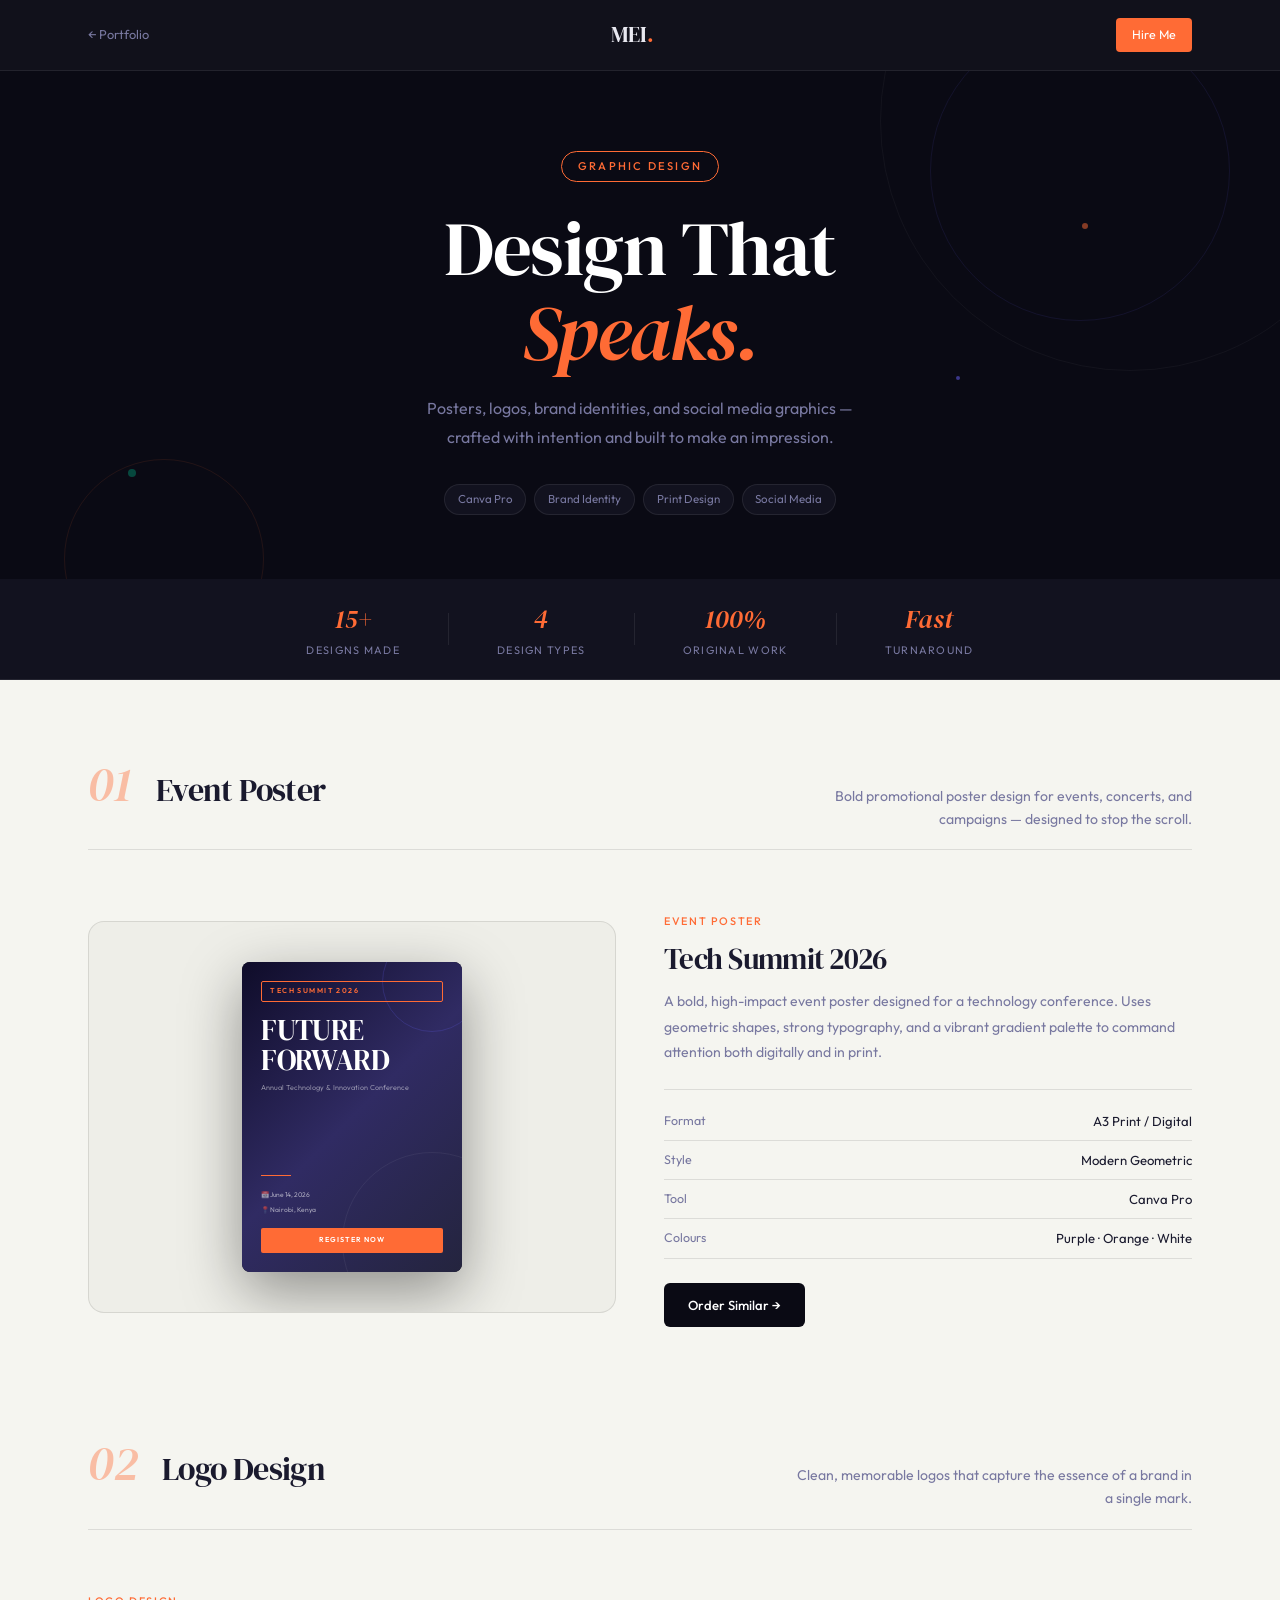
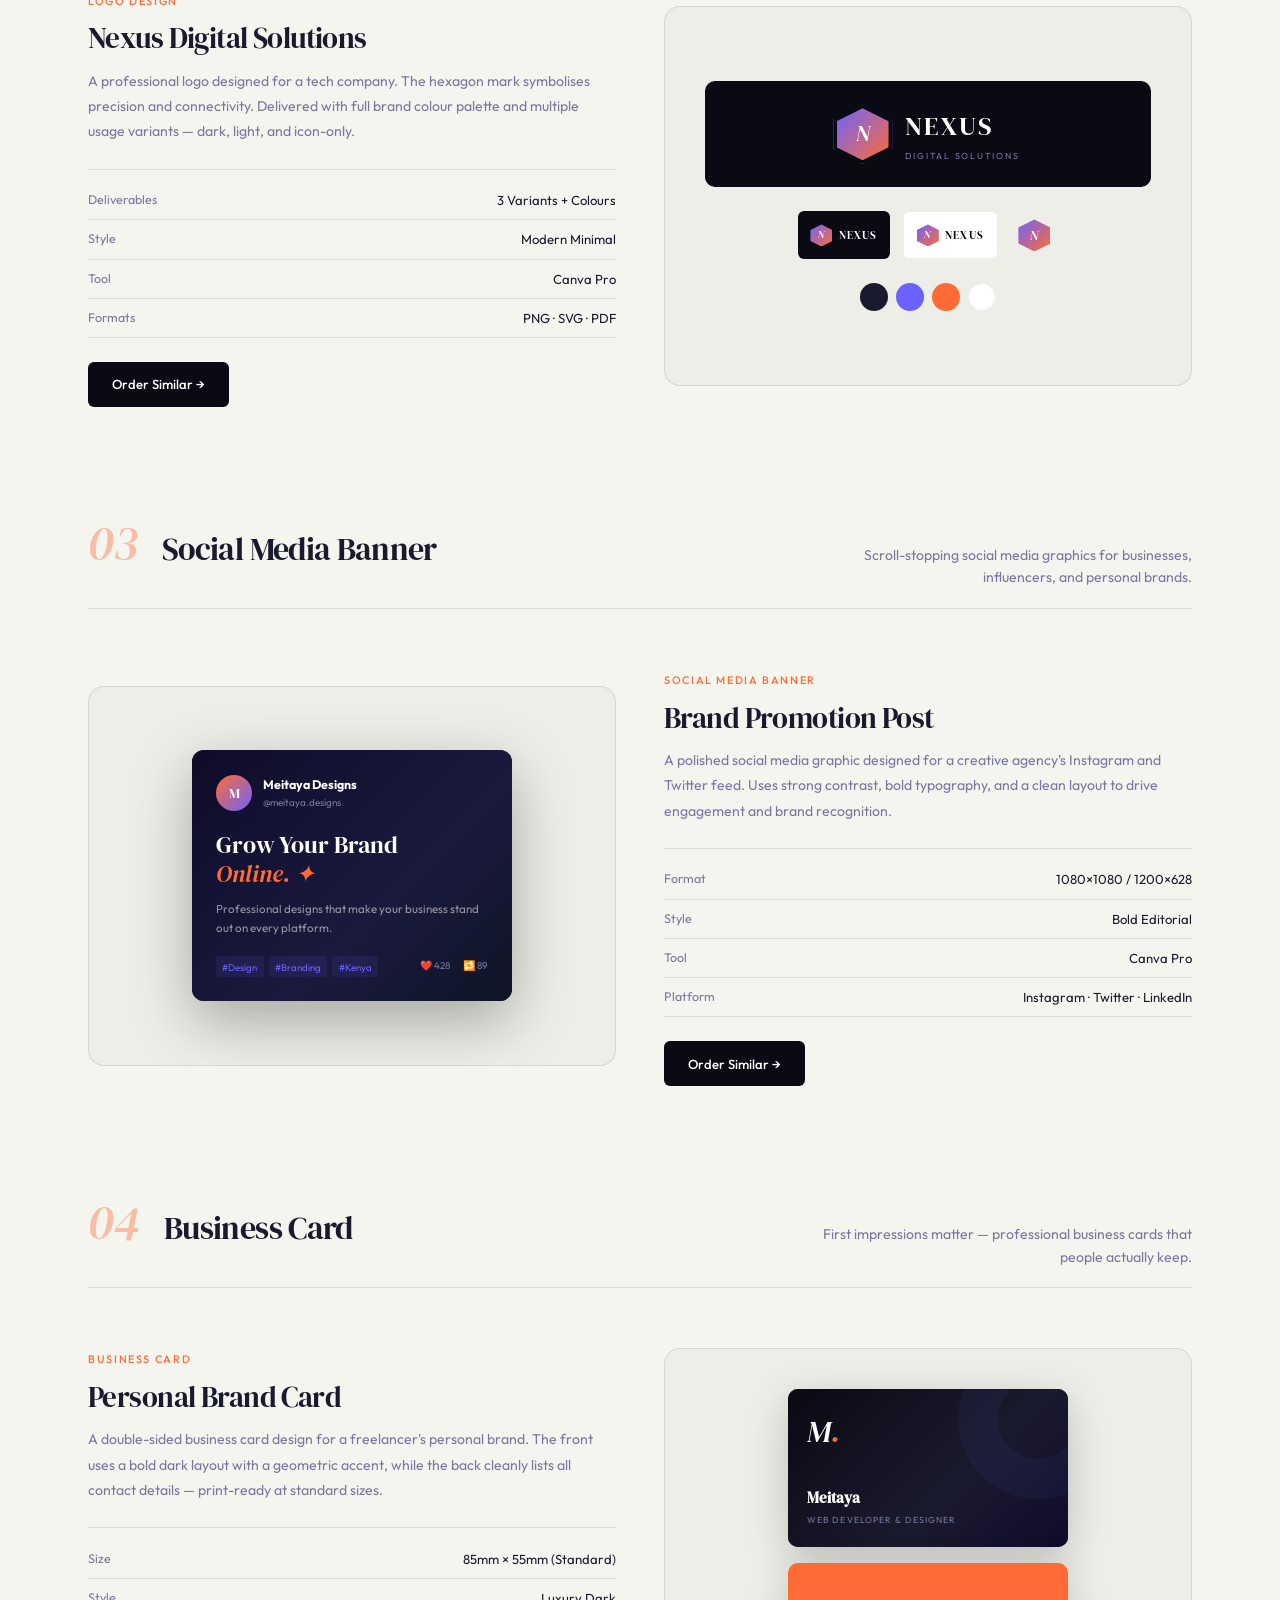
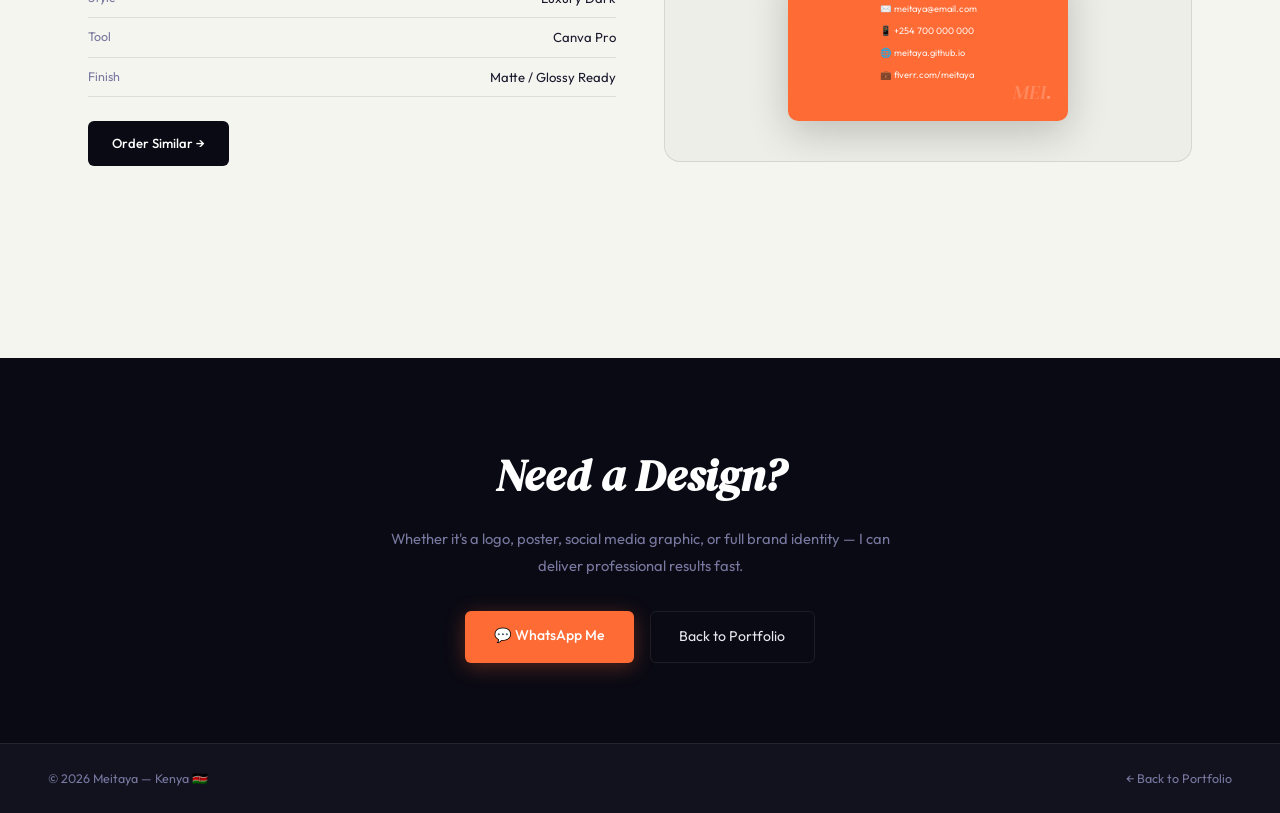
<file: design/index.html>
<!DOCTYPE html>
<html lang="en">
<head>
  <meta charset="UTF-8"/>
  <meta name="viewport" content="width=device-width, initial-scale=1.0"/>
  <title>Graphic Design — Meitaya</title>
  <link rel="preconnect" href="https://fonts.googleapis.com">
  <link href="https://fonts.googleapis.com/css2?family=DM+Serif+Display:ital@0;1&family=Outfit:wght@300;400;500;600&display=swap" rel="stylesheet">
  <link rel="stylesheet" href="style.css"/>
</head>
<body>

  <header class="header">
    <div class="header-inner">
      <a href="../../index.html" class="back">← Portfolio</a>
      <span class="header-logo">MEI<span>.</span></span>
      <a href="https://wa.me/254000000000" target="_blank" class="hire">Hire Me</a>
    </div>
  </header>

  <section class="hero">
    <div class="hero-content">
      <div class="hero-label">Graphic Design</div>
      <h1>Design That<br/><em>Speaks.</em></h1>
      <p>Posters, logos, brand identities, and social media graphics — crafted with intention and built to make an impression.</p>
      <div class="hero-chips">
        <span>Canva Pro</span>
        <span>Brand Identity</span>
        <span>Print Design</span>
        <span>Social Media</span>
      </div>
    </div>
    <div class="hero-deco">
      <div class="deco-ring r1"></div>
      <div class="deco-ring r2"></div>
      <div class="deco-ring r3"></div>
      <div class="deco-dot d1"></div>
      <div class="deco-dot d2"></div>
      <div class="deco-dot d3"></div>
    </div>
  </section>

  <div class="stats-bar">
    <div class="stat"><span class="sn">15+</span><span class="sl">Designs Made</span></div>
    <div class="stat-div"></div>
    <div class="stat"><span class="sn">4</span><span class="sl">Design Types</span></div>
    <div class="stat-div"></div>
    <div class="stat"><span class="sn">100%</span><span class="sl">Original Work</span></div>
    <div class="stat-div"></div>
    <div class="stat"><span class="sn">Fast</span><span class="sl">Turnaround</span></div>
  </div>

  <main class="main">

    <div class="section-intro reveal">
      <p class="section-num">01</p>
      <h2>Event Poster</h2>
      <p class="section-desc">Bold promotional poster design for events, concerts, and campaigns — designed to stop the scroll.</p>
    </div>

    <div class="design-block reveal">
      <div class="design-preview poster-preview">
        <div class="poster">
          <div class="poster-bg"></div>
          <div class="poster-content">
            <div class="poster-tag">TECH SUMMIT 2026</div>
            <div class="poster-title">FUTURE<br/>FORWARD</div>
            <div class="poster-sub">Annual Technology & Innovation Conference</div>
            <div class="poster-divider"></div>
            <div class="poster-details">
              <span>📅 June 14, 2026</span>
              <span>📍 Nairobi, Kenya</span>
            </div>
            <div class="poster-cta">REGISTER NOW</div>
          </div>
          <div class="poster-circle pc1"></div>
          <div class="poster-circle pc2"></div>
          <div class="poster-lines"></div>
        </div>
      </div>
      <div class="design-info">
        <span class="design-cat">Event Poster</span>
        <h3>Tech Summit 2026</h3>
        <p>A bold, high-impact event poster designed for a technology conference. Uses geometric shapes, strong typography, and a vibrant gradient palette to command attention both digitally and in print.</p>
        <ul class="design-details">
          <li><span>Format</span> A3 Print / Digital</li>
          <li><span>Style</span> Modern Geometric</li>
          <li><span>Tool</span> Canva Pro</li>
          <li><span>Colours</span> Purple · Orange · White</li>
        </ul>
        <a href="https://wa.me/254000000000" target="_blank" class="design-cta">Order Similar →</a>
      </div>
    </div>

    <div class="section-intro reveal">
      <p class="section-num">02</p>
      <h2>Logo Design</h2>
      <p class="section-desc">Clean, memorable logos that capture the essence of a brand in a single mark.</p>
    </div>

    <div class="design-block reverse reveal">
      <div class="design-preview logo-preview">
        <div class="logo-showcase">
          <div class="logo-main">
            <div class="logo-mark">
              <div class="logo-hex">
                <span>N</span>
              </div>
              <div class="logo-pulse"></div>
            </div>
            <div class="logo-text-wrap">
              <span class="logo-wordmark">NEXUS</span>
              <span class="logo-tagline">Digital Solutions</span>
            </div>
          </div>
          <div class="logo-variants">
            <div class="lv lv-dark">
              <div class="lv-hex"><span>N</span></div>
              <span>NEXUS</span>
            </div>
            <div class="lv lv-light">
              <div class="lv-hex lv-hex-light"><span>N</span></div>
              <span>NEXUS</span>
            </div>
            <div class="lv lv-icon">
              <div class="lv-hex lv-hex-icon"><span>N</span></div>
            </div>
          </div>
          <div class="logo-colors">
            <div class="lc" style="background:#1a1a2e"></div>
            <div class="lc" style="background:#6c63ff"></div>
            <div class="lc" style="background:#ff6b35"></div>
            <div class="lc" style="background:#ffffff;border:1px solid #eee"></div>
          </div>
        </div>
      </div>
      <div class="design-info">
        <span class="design-cat">Logo Design</span>
        <h3>Nexus Digital Solutions</h3>
        <p>A professional logo designed for a tech company. The hexagon mark symbolises precision and connectivity. Delivered with full brand colour palette and multiple usage variants — dark, light, and icon-only.</p>
        <ul class="design-details">
          <li><span>Deliverables</span> 3 Variants + Colours</li>
          <li><span>Style</span> Modern Minimal</li>
          <li><span>Tool</span> Canva Pro</li>
          <li><span>Formats</span> PNG · SVG · PDF</li>
        </ul>
        <a href="https://wa.me/254000000000" target="_blank" class="design-cta">Order Similar →</a>
      </div>
    </div>

    <div class="section-intro reveal">
      <p class="section-num">03</p>
      <h2>Social Media Banner</h2>
      <p class="section-desc">Scroll-stopping social media graphics for businesses, influencers, and personal brands.</p>
    </div>

    <div class="design-block reveal">
      <div class="design-preview social-preview">
        <div class="social-card">
          <div class="social-bg"></div>
          <div class="social-content">
            <div class="social-profile">
              <div class="social-avatar">M</div>
              <div>
                <strong>Meitaya Designs</strong>
                <span>@meitaya.designs</span>
              </div>
            </div>
            <div class="social-headline">
              Grow Your Brand<br/>
              <span>Online. ✦</span>
            </div>
            <div class="social-body">Professional designs that make your business stand out on every platform.</div>
            <div class="social-footer">
              <div class="social-tags">
                <span>#Design</span>
                <span>#Branding</span>
                <span>#Kenya</span>
              </div>
              <div class="social-stats">
                <span>❤️ 428</span>
                <span>🔁 89</span>
              </div>
            </div>
          </div>
        </div>
      </div>
      <div class="design-info">
        <span class="design-cat">Social Media Banner</span>
        <h3>Brand Promotion Post</h3>
        <p>A polished social media graphic designed for a creative agency's Instagram and Twitter feed. Uses strong contrast, bold typography, and a clean layout to drive engagement and brand recognition.</p>
        <ul class="design-details">
          <li><span>Format</span> 1080×1080 / 1200×628</li>
          <li><span>Style</span> Bold Editorial</li>
          <li><span>Tool</span> Canva Pro</li>
          <li><span>Platform</span> Instagram · Twitter · LinkedIn</li>
        </ul>
        <a href="https://wa.me/254000000000" target="_blank" class="design-cta">Order Similar →</a>
      </div>
    </div>

    <div class="section-intro reveal">
      <p class="section-num">04</p>
      <h2>Business Card</h2>
      <p class="section-desc">First impressions matter — professional business cards that people actually keep.</p>
    </div>

    <div class="design-block reverse reveal">
      <div class="design-preview card-preview">
        <div class="biz-cards">
          <div class="biz-card biz-front">
            <div class="biz-bg"></div>
            <div class="biz-logo-mark">M<span>.</span></div>
            <div class="biz-info">
              <strong>Meitaya</strong>
              <span>Web Developer & Designer</span>
            </div>
            <div class="biz-deco-circle"></div>
          </div>
          <div class="biz-card biz-back">
            <div class="biz-back-content">
              <div class="biz-contact-item">✉️ meitaya@email.com</div>
              <div class="biz-contact-item">📱 +254 700 000 000</div>
              <div class="biz-contact-item">🌐 meitaya.github.io</div>
              <div class="biz-contact-item">💼 fiverr.com/meitaya</div>
            </div>
            <div class="biz-back-logo">MEI<span>.</span></div>
          </div>
        </div>
      </div>
      <div class="design-info">
        <span class="design-cat">Business Card</span>
        <h3>Personal Brand Card</h3>
        <p>A double-sided business card design for a freelancer's personal brand. The front uses a bold dark layout with a geometric accent, while the back cleanly lists all contact details — print-ready at standard sizes.</p>
        <ul class="design-details">
          <li><span>Size</span> 85mm × 55mm (Standard)</li>
          <li><span>Style</span> Luxury Dark</li>
          <li><span>Tool</span> Canva Pro</li>
          <li><span>Finish</span> Matte / Glossy Ready</li>
        </ul>
        <a href="https://wa.me/254000000000" target="_blank" class="design-cta">Order Similar →</a>
      </div>
    </div>

  </main>

  <section class="cta-section">
    <div class="cta-inner">
      <h2>Need a Design?</h2>
      <p>Whether it's a logo, poster, social media graphic, or full brand identity — I can deliver professional results fast.</p>
      <div class="cta-btns">
        <a href="https://wa.me/254 759 054 330" target="_blank" class="btn-main">💬 WhatsApp Me</a>
        <a href="../../index.html" class="btn-ghost">Back to Portfolio</a>
      </div>
    </div>
  </section>

  <footer class="footer">
    <span>© 2026 Meitaya — Kenya 🇰🇪</span>
    <a href="../../index.html">← Back to Portfolio</a>
  </footer>

  <script src="script.js"></script>
</body>
</html>
</file>
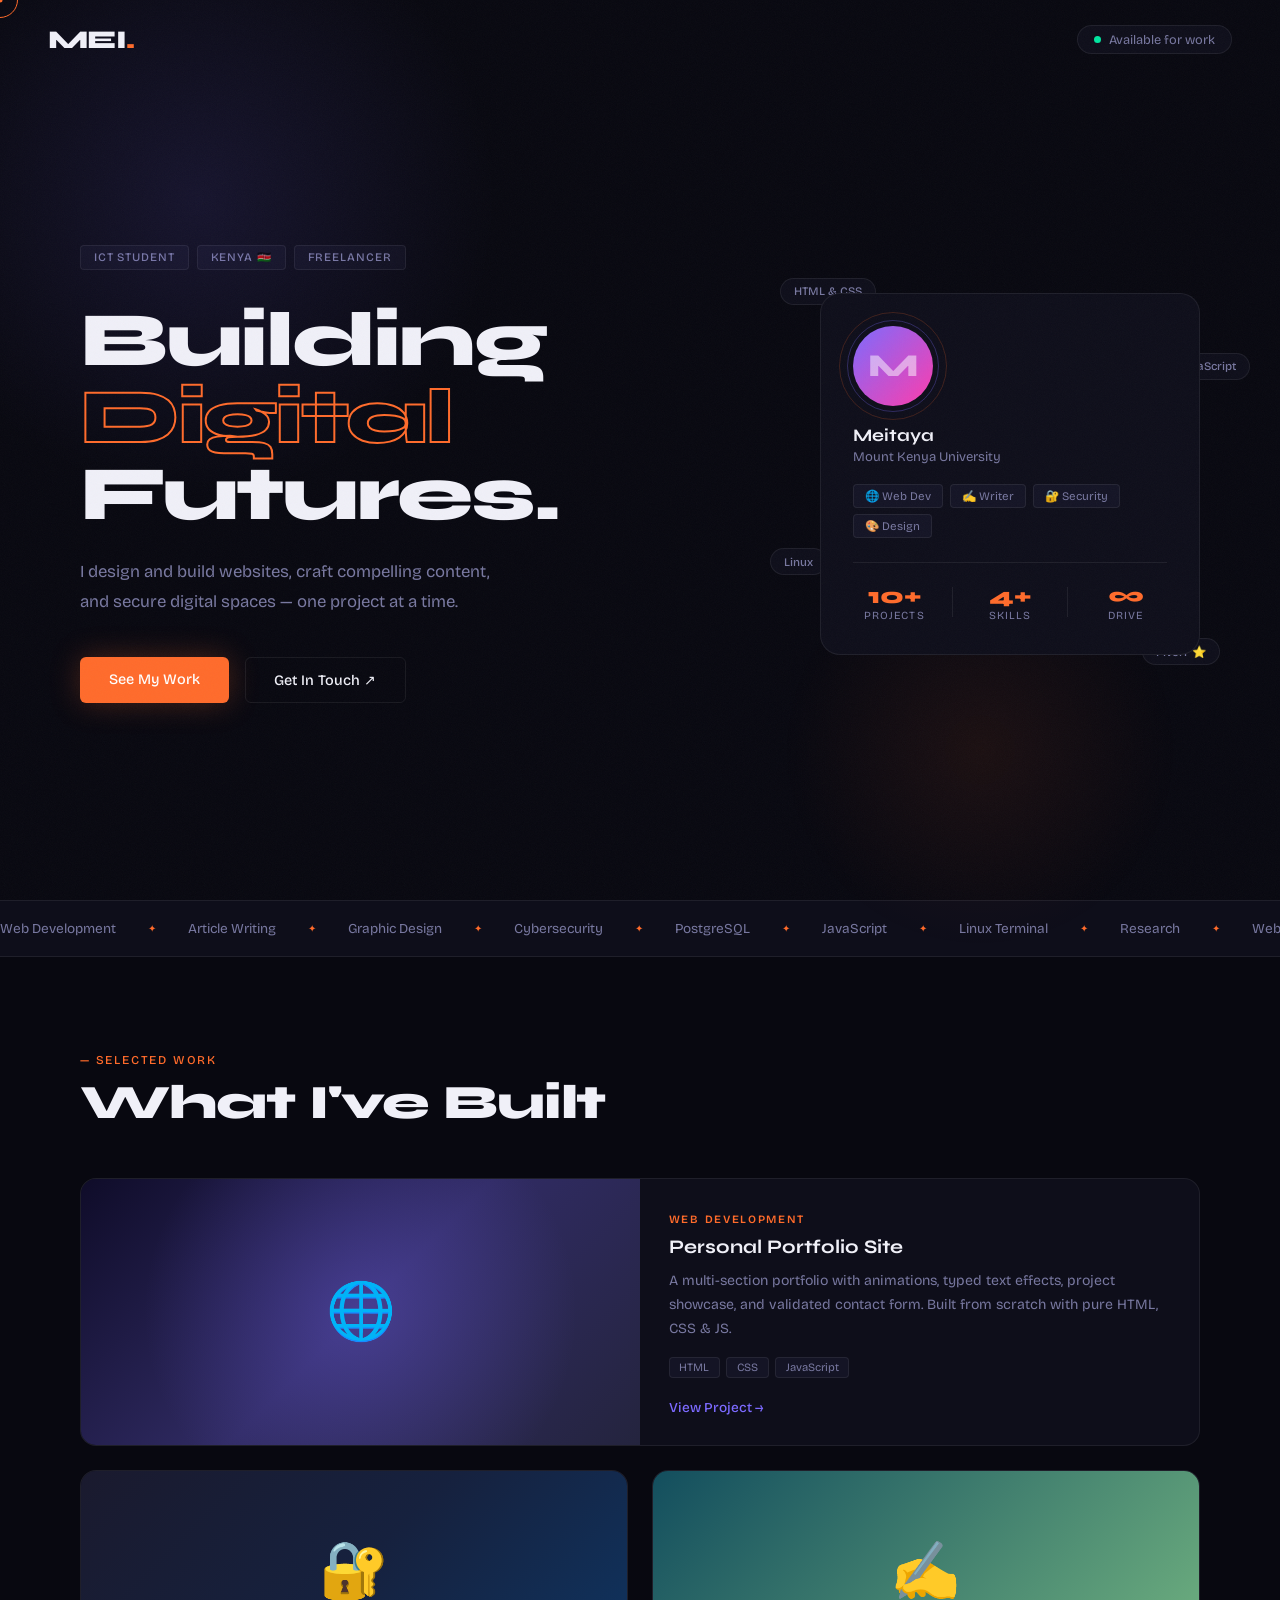
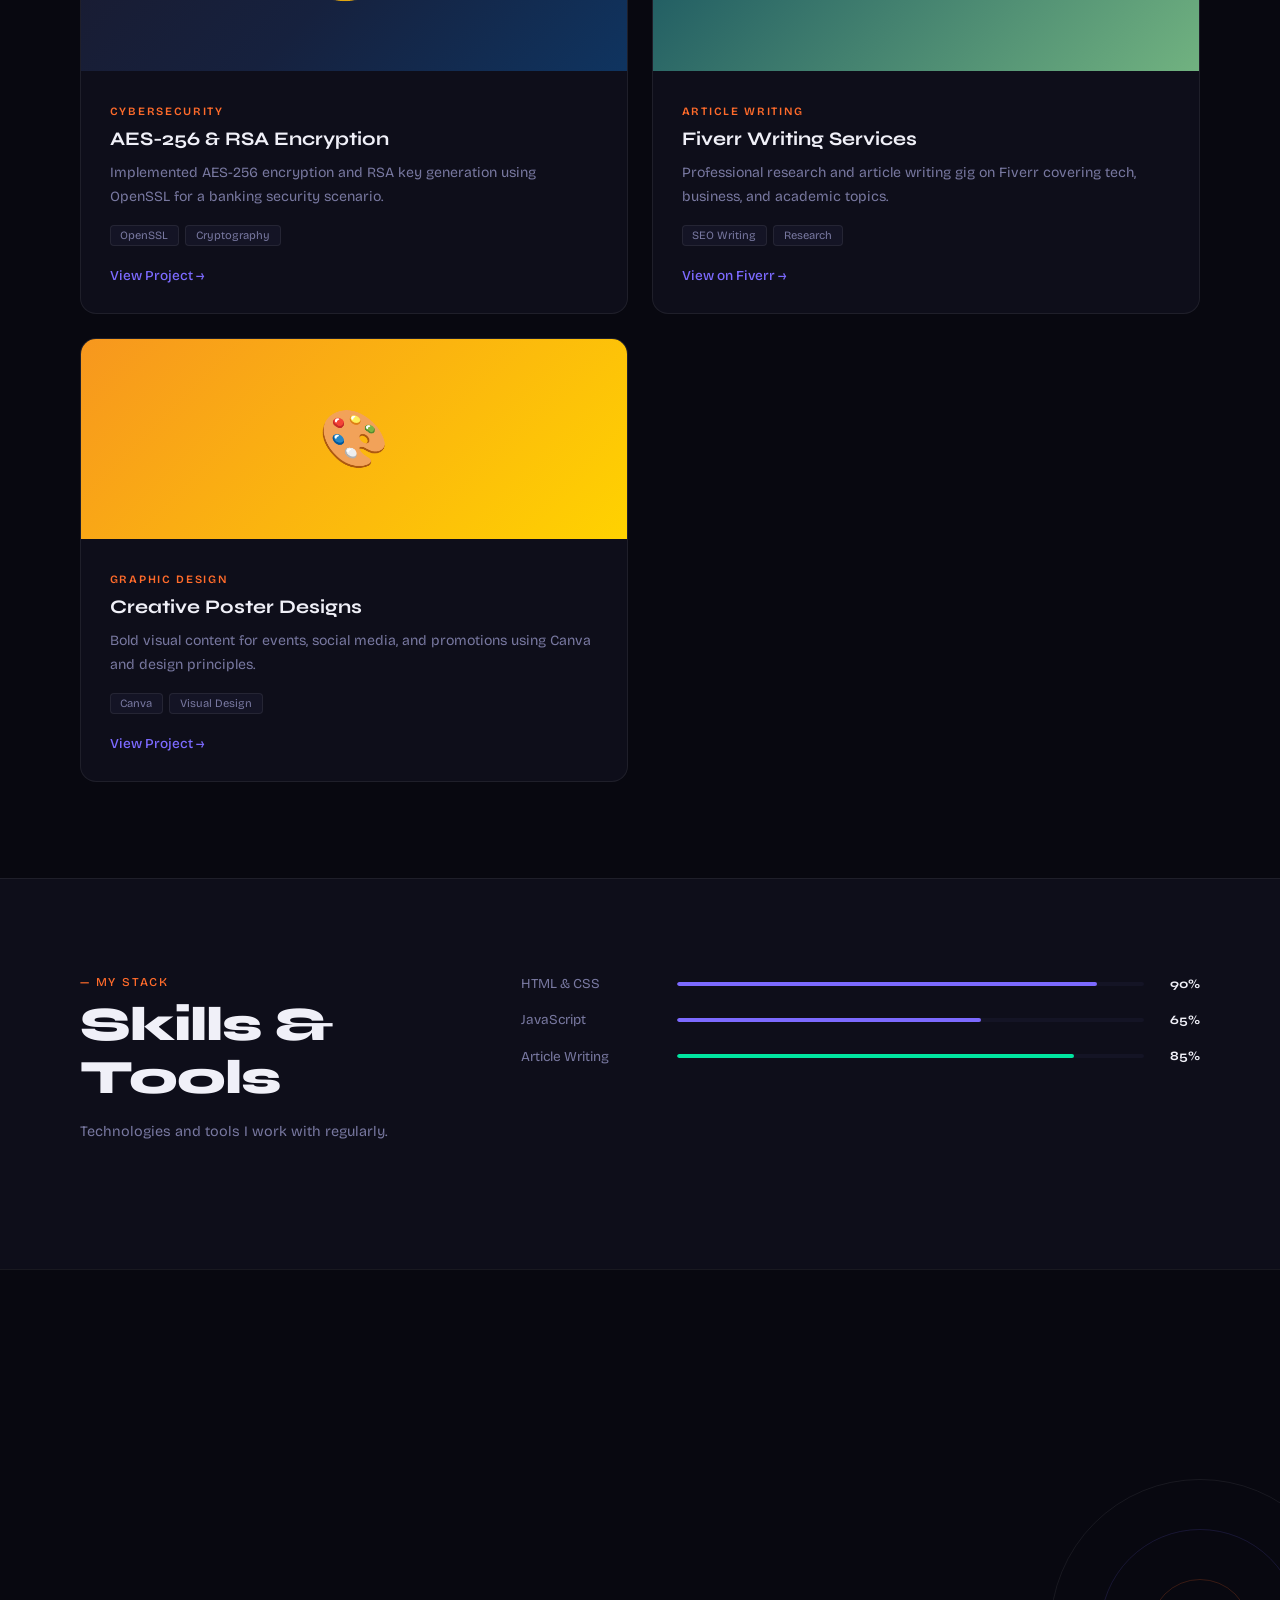
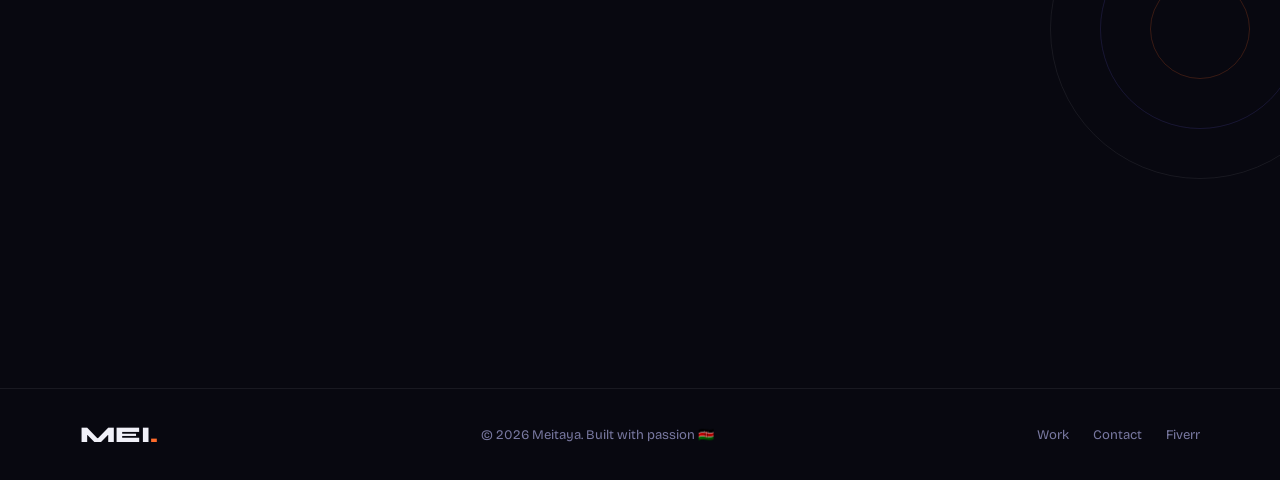
<file: landing/index.html>
<!DOCTYPE html>
<html lang="en">
<head>
  <meta charset="UTF-8" />
  <meta name="viewport" content="width=device-width, initial-scale=1.0"/>
  <title>Meitaya — Developer & Creative</title>
  <link rel="preconnect" href="https://fonts.googleapis.com">
  <link href="https://fonts.googleapis.com/css2?family=Syne:wght@400;600;700;800&family=Bricolage+Grotesque:opsz,wght@12..96,300;12..96,400;12..96,500&display=swap" rel="stylesheet">
  <link rel="stylesheet" href="style.css"/>
</head>
<body>

  <div class="noise"></div>
  <div class="cursor" id="cursor"></div>
  <div class="cursor-dot" id="cursorDot"></div>

  <nav class="nav">
    <div class="nav-logo">MEI<span>.</span></div>
    <div class="nav-status">
      <span class="status-dot"></span>
      Available for work
    </div>
  </nav>

  <section class="hero">
    <div class="hero-left">
      <div class="tag-row">
        <span class="tag">ICT Student</span>
        <span class="tag">Kenya 🇰🇪</span>
        <span class="tag">Freelancer</span>
      </div>
      <h1 class="hero-heading">
        <span class="line">Building</span>
        <span class="line accent">Digital</span>
        <span class="line">Futures.</span>
      </h1>
      <p class="hero-desc">
        I design and build websites, craft compelling content,
        and secure digital spaces — one project at a time.
      </p>
      <div class="hero-actions">
        <a href="#work" class="btn-main">See My Work</a>
        <a href="#contact" class="btn-ghost">Get In Touch ↗</a>
      </div>
    </div>
    <div class="hero-right">
      <div class="profile-card">
        <div class="profile-img">
          <div class="profile-initial">M</div>
          <div class="profile-ring"></div>
          <div class="profile-ring ring2"></div>
        </div>
        <div class="profile-info">
          <strong>Meitaya</strong>
          <span>Mount Kenya University</span>
        </div>
        <div class="profile-badges">
          <div class="badge">🌐 Web Dev</div>
          <div class="badge">✍️ Writer</div>
          <div class="badge">🔐 Security</div>
          <div class="badge">🎨 Design</div>
        </div>
        <div class="profile-stat-row">
          <div class="ps">
            <span class="ps-n">10+</span>
            <span class="ps-l">Projects</span>
          </div>
          <div class="ps-divider"></div>
          <div class="ps">
            <span class="ps-n">4+</span>
            <span class="ps-l">Skills</span>
          </div>
          <div class="ps-divider"></div>
          <div class="ps">
            <span class="ps-n">∞</span>
            <span class="ps-l">Drive</span>
          </div>
        </div>
      </div>
      <div class="floating-chip chip1">HTML & CSS</div>
      <div class="floating-chip chip2">JavaScript</div>
      <div class="floating-chip chip3">Linux</div>
      <div class="floating-chip chip4">Fiverr ⭐</div>
    </div>
  </section>

  <section class="marquee-section">
    <div class="marquee-track">
      <div class="marquee-inner">
        <span>Web Development</span><span class="dot">✦</span>
        <span>Article Writing</span><span class="dot">✦</span>
        <span>Graphic Design</span><span class="dot">✦</span>
        <span>Cybersecurity</span><span class="dot">✦</span>
        <span>PostgreSQL</span><span class="dot">✦</span>
        <span>JavaScript</span><span class="dot">✦</span>
        <span>Linux Terminal</span><span class="dot">✦</span>
        <span>Research</span><span class="dot">✦</span>
        <span>Web Development</span><span class="dot">✦</span>
        <span>Article Writing</span><span class="dot">✦</span>
        <span>Graphic Design</span><span class="dot">✦</span>
        <span>Cybersecurity</span><span class="dot">✦</span>
        <span>PostgreSQL</span><span class="dot">✦</span>
        <span>JavaScript</span><span class="dot">✦</span>
        <span>Linux Terminal</span><span class="dot">✦</span>
        <span>Research</span><span class="dot">✦</span>
      </div>
    </div>
  </section>

  <section class="work" id="work">
    <div class="section-header">
      <p class="section-label">— Selected Work</p>
      <h2 class="section-title">What I've Built</h2>
    </div>
    <div class="work-grid">

      <div class="work-card card-featured">
        <div class="work-thumb" style="background:linear-gradient(135deg,#0f0c29,#302b63,#24243e)">
          <div class="work-thumb-icon">🌐</div>
          <div class="work-thumb-glow"></div>
        </div>
        <div class="work-body">
          <span class="work-cat">Web Development</span>
          <h3>Personal Portfolio Site</h3>
          <p>A multi-section portfolio with animations, typed text effects, project showcase, and validated contact form. Built from scratch with pure HTML, CSS & JS.</p>
          <div class="work-tags">
            <span>HTML</span><span>CSS</span><span>JavaScript</span>
          </div>
          <a href="../index.html" class="work-link">View Project →</a>
        </div>
      </div>

      <div class="work-card">
        <div class="work-thumb" style="background:linear-gradient(135deg,#1a1a2e,#16213e,#0f3460)">
          <div class="work-thumb-icon">🔐</div>
        </div>
        <div class="work-body">
          <span class="work-cat">Cybersecurity</span>
          <h3>AES-256 & RSA Encryption</h3>
          <p>Implemented AES-256 encryption and RSA key generation using OpenSSL for a banking security scenario.</p>
          <div class="work-tags">
            <span>OpenSSL</span><span>Cryptography</span>
          </div>
          <a href="#" class="work-link">View Project →</a>
        </div>
      </div>

      <div class="work-card">
        <div class="work-thumb" style="background:linear-gradient(135deg,#134e5e,#71b280)">
          <div class="work-thumb-icon">✍️</div>
        </div>
        <div class="work-body">
          <span class="work-cat">Article Writing</span>
          <h3>Fiverr Writing Services</h3>
          <p>Professional research and article writing gig on Fiverr covering tech, business, and academic topics.</p>
          <div class="work-tags">
            <span>SEO Writing</span><span>Research</span>
          </div>
          <a href="https://www.fiverr.com" target="_blank" class="work-link">View on Fiverr →</a>
        </div>
      </div>

      <div class="work-card">
        <div class="work-thumb" style="background:linear-gradient(135deg,#f7971e,#ffd200)">
          <div class="work-thumb-icon">🎨</div>
        </div>
        <div class="work-body">
          <span class="work-cat">Graphic Design</span>
          <h3>Creative Poster Designs</h3>
          <p>Bold visual content for events, social media, and promotions using Canva and design principles.</p>
          <div class="work-tags">
            <span>Canva</span><span>Visual Design</span>
          </div>
          <a href="#" class="work-link">View Project →</a>
        </div>
      </div>

    </div>
  </section>

  <section class="skills-section">
    <div class="skills-left">
      <p class="section-label">— My Stack</p>
      <h2 class="section-title">Skills &<br/>Tools</h2>
      <p class="skills-desc">Technologies and tools I work with regularly.</p>
    </div>
    <div class="skills-right">
      <div class="skill-item">
        <span class="skill-name">HTML & CSS</span>
        <div class="skill-bar"><div class="skill-fill" data-width="90"></div></div>
        <span class="skill-pct">90%</span>
      </div>
      <div class="skill-item">
        <span class="skill-name">JavaScript</span>
        <div class="skill-bar"><div class="skill-fill" data-width="65"></div></div>
        <span class="skill-pct">65%</span>
      </div>
      <div class="skill-item">
        <span class="skill-name">Article Writing</span>
        <div class="skill-bar"><div class="skill-fill green" data-width="85"></div></div>
        <span class="skill-pct">85%</span>
      </div>
      <div class="skill-item">
        <span class="skill-name">Cybersecurity</span>
        <div class="skill-bar"><div class="skill-fill pink" data-width="70"></div></div>
        <span class="skill-pct">70%</span>
      </div>
      <div class="skill-item">
        <span class="skill-name">Linux</span>
        <div class="skill-bar"><div class="skill-fill yellow" data-width="60"></div></div>
        <span class="skill-pct">60%</span>
      </div>
      <div class="skill-item">
        <span class="skill-name">Graphic Design</span>
        <div class="skill-bar"><div class="skill-fill orange" data-width="75"></div></div>
        <span class="skill-pct">75%</span>
      </div>
    </div>
  </section>

  <section class="contact" id="contact">
    <div class="contact-inner">
      <p class="section-label">— Let's Talk</p>
      <h2 class="contact-heading">Got a project<br/><span>in mind?</span></h2>
      <p class="contact-sub">I'm open to freelance work, collaborations, and new opportunities.</p>
      <div class="contact-actions">
        <a href="https://wa.me/254 759 054 330" target="_blank" class="btn-main">💬 WhatsApp Me</a>
        <a href="https://www.fiverr.com" target="_blank" class="btn-ghost">Hire on Fiverr ↗</a>
      </div>
      <div class="contact-details">
        <span>📍 Kenya</span>
        <span>⚡ Replies within 24hrs</span>
        <span>💼 Open to remote work</span>
      </div>
    </div>
    <div class="contact-deco">
      <div class="deco-circle c1"></div>
      <div class="deco-circle c2"></div>
      <div class="deco-circle c3"></div>
    </div>
  </section>

  <footer class="footer">
    <div class="footer-inner">
      <span class="footer-logo">MEI<span>.</span></span>
      <span class="footer-copy">© 2026 Meitaya. Built with passion 🇰🇪</span>
      <div class="footer-links">
        <a href="#work">Work</a>
        <a href="#contact">Contact</a>
        <a href="https://www.fiverr.com" target="_blank">Fiverr</a>
      </div>
    </div>
  </footer>

  <script src="script.js"></script>
</body>
</html>
</file>
<file: article/style.css>
*, *::before, *::after { margin: 0; padding: 0; box-sizing: border-box; }

:root {
  --ink:      #1a1a2e;
  --ink2:     #2d2d4e;
  --body:     #3d3d5c;
  --muted:    #8888aa;
  --border:   #e8e8f0;
  --bg:       #fafaf8;
  --bg2:      #f2f2ee;
  --accent:   #c8502a;
  --accent2:  #1a3a5c;
  --yellow:   #f5e642;
  --font-h:   'Playfair Display', Georgia, serif;
  --font-b:   'Source Serif 4', Georgia, serif;
}

html { scroll-behavior: smooth; }

body {
  background: var(--bg);
  color: var(--body);
  font-family: var(--font-b);
  font-size: 18px;
  line-height: 1.8;
}

::-webkit-scrollbar { width: 4px; }
::-webkit-scrollbar-track { background: var(--bg2); }
::-webkit-scrollbar-thumb { background: var(--accent); }

.progress-bar {
  position: fixed;
  top: 0; left: 0;
  height: 3px;
  background: var(--accent);
  z-index: 1000;
  width: 0%;
  transition: width 0.1s linear;
}

.site-header {
  position: sticky;
  top: 0;
  z-index: 100;
  background: rgba(250,250,248,0.95);
  backdrop-filter: blur(8px);
  border-bottom: 1px solid var(--border);
  display: flex;
  align-items: center;
  justify-content: space-between;
  padding: 1rem 3rem;
}

.back-link {
  font-family: var(--font-b);
  font-size: 0.82rem;
  color: var(--muted);
  text-decoration: none;
  transition: color 0.2s;
  letter-spacing: 0.02em;
}
.back-link:hover { color: var(--accent); }

.site-name {
  font-family: var(--font-h);
  font-size: 1.1rem;
  font-weight: 700;
  color: var(--ink);
  letter-spacing: -0.01em;
}

.hire-btn {
  font-size: 0.78rem;
  font-family: var(--font-b);
  font-weight: 400;
  color: #fff;
  background: var(--accent);
  padding: 0.45rem 1.1rem;
  border-radius: 3px;
  text-decoration: none;
  transition: all 0.2s;
  letter-spacing: 0.03em;
}
.hire-btn:hover { background: var(--ink); }

.hero-band {
  background: var(--ink);
  color: #fff;
  padding: 5rem 3rem 4rem;
  position: relative;
  overflow: hidden;
}
.hero-band::before {
  content: '"';
  position: absolute;
  top: -40px; right: 5%;
  font-family: var(--font-h);
  font-size: 30rem;
  color: rgba(255,255,255,0.03);
  line-height: 1;
  pointer-events: none;
}

.hero-band-inner {
  max-width: 780px;
  margin: 0 auto;
}

.article-cat {
  display: inline-block;
  font-size: 0.7rem;
  font-family: var(--font-b);
  font-weight: 400;
  letter-spacing: 0.2em;
  text-transform: uppercase;
  color: var(--accent);
  border: 1px solid var(--accent);
  padding: 0.3rem 0.8rem;
  border-radius: 2px;
  margin-bottom: 1.5rem;
}

.article-title {
  font-family: var(--font-h);
  font-size: clamp(2.2rem, 5vw, 3.8rem);
  font-weight: 800;
  line-height: 1.15;
  color: #fff;
  letter-spacing: -0.02em;
  margin-bottom: 1.2rem;
}
.article-title em {
  font-style: italic;
  color: var(--yellow);
}

.article-subtitle {
  font-family: var(--font-b);
  font-size: 1.05rem;
  font-weight: 300;
  color: rgba(255,255,255,0.65);
  max-width: 600px;
  line-height: 1.7;
  margin-bottom: 2rem;
}

.article-meta {
  display: flex;
  align-items: center;
  justify-content: space-between;
  flex-wrap: wrap;
  gap: 1rem;
  padding-top: 1.5rem;
  border-top: 1px solid rgba(255,255,255,0.1);
}

.author-chip {
  display: flex;
  align-items: center;
  gap: 0.8rem;
}
.author-avatar {
  width: 42px; height: 42px;
  border-radius: 50%;
  background: linear-gradient(135deg, var(--accent), #e8783a);
  display: flex;
  align-items: center;
  justify-content: center;
  font-family: var(--font-h);
  font-size: 1.1rem;
  font-weight: 700;
  color: #fff;
}
.author-name { display: block; font-size: 0.88rem; font-weight: 400; color: #fff; }
.author-title { display: block; font-size: 0.72rem; color: rgba(255,255,255,0.45); }

.meta-right {
  display: flex;
  align-items: center;
  gap: 0.5rem;
  font-size: 0.78rem;
  color: rgba(255,255,255,0.45);
}
.meta-right .dot { opacity: 0.4; }

.article-layout {
  max-width: 1100px;
  margin: 0 auto;
  padding: 4rem 2rem;
  display: grid;
  grid-template-columns: 200px 1fr;
  gap: 4rem;
  align-items: start;
}

.toc {
  position: sticky;
  top: 5rem;
}
.toc-label {
  font-size: 0.65rem;
  font-family: var(--font-b);
  letter-spacing: 0.2em;
  text-transform: uppercase;
  color: var(--muted);
  margin-bottom: 1rem;
}
.toc ul { list-style: none; }
.toc li { margin-bottom: 0.1rem; }
.toc-link {
  font-size: 0.78rem;
  font-family: var(--font-b);
  color: var(--muted);
  text-decoration: none;
  display: block;
  padding: 0.35rem 0.6rem;
  border-left: 2px solid transparent;
  transition: all 0.2s;
  line-height: 1.4;
}
.toc-link:hover { color: var(--accent); border-left-color: var(--accent); }
.toc-link.active { color: var(--accent); border-left-color: var(--accent); font-weight: 400; }

.article-body {
  max-width: 680px;
}

.article-body section { margin-bottom: 3rem; }

.article-body h2 {
  font-family: var(--font-h);
  font-size: 1.9rem;
  font-weight: 700;
  color: var(--ink);
  letter-spacing: -0.02em;
  margin-bottom: 1.2rem;
  line-height: 1.2;
}

.article-body p {
  margin-bottom: 1.2rem;
  color: var(--body);
  font-weight: 300;
}

.article-body p strong { color: var(--ink2); font-weight: 400; }

.lead {
  font-size: 1.15rem;
  color: var(--ink2) !important;
  font-weight: 400 !important;
  line-height: 1.85;
  border-left: 3px solid var(--accent);
  padding-left: 1.2rem;
  margin-bottom: 1.5rem !important;
}

.pull-quote {
  font-family: var(--font-h);
  font-size: 1.4rem;
  font-style: italic;
  font-weight: 700;
  color: var(--ink);
  line-height: 1.5;
  border-top: 3px solid var(--accent);
  border-bottom: 1px solid var(--border);
  padding: 1.8rem 0;
  margin: 2.5rem 0;
  letter-spacing: -0.01em;
}

.callout {
  display: flex;
  gap: 1rem;
  background: var(--bg2);
  border: 1px solid var(--border);
  border-left: 3px solid var(--accent2);
  border-radius: 4px;
  padding: 1.4rem 1.5rem;
  margin: 2rem 0;
}
.callout-icon { font-size: 1.3rem; flex-shrink: 0; margin-top: 0.1rem; }
.callout strong { display: block; font-family: var(--font-h); font-size: 0.95rem; font-weight: 700; color: var(--ink); margin-bottom: 0.4rem; }
.callout p { font-size: 0.88rem; color: var(--body); margin: 0; line-height: 1.7; }

.skills-grid {
  display: grid;
  grid-template-columns: 1fr 1fr;
  gap: 1rem;
  margin: 1.5rem 0;
}
.skill-card {
  background: var(--bg2);
  border: 1px solid var(--border);
  border-radius: 6px;
  padding: 1.2rem;
  transition: all 0.2s;
}
.skill-card:hover { border-color: var(--accent); transform: translateY(-2px); }
.skill-icon { font-size: 1.5rem; display: block; margin-bottom: 0.5rem; }
.skill-card strong { display: block; font-family: var(--font-h); font-size: 0.9rem; font-weight: 700; color: var(--ink); margin-bottom: 0.3rem; }
.skill-card p { font-size: 0.78rem; color: var(--muted); margin: 0; line-height: 1.5; }

.author-box {
  display: flex;
  gap: 1.5rem;
  align-items: flex-start;
  background: var(--ink);
  border-radius: 8px;
  padding: 2rem;
  margin-top: 3rem;
  color: #fff;
}
.author-box-avatar {
  width: 60px; height: 60px;
  border-radius: 50%;
  background: linear-gradient(135deg, var(--accent), #e8783a);
  display: flex;
  align-items: center;
  justify-content: center;
  font-family: var(--font-h);
  font-size: 1.5rem;
  font-weight: 700;
  color: #fff;
  flex-shrink: 0;
}
.author-box-info strong { display: block; font-family: var(--font-h); font-size: 1rem; font-weight: 700; margin-bottom: 0.4rem; }
.author-box-info p { font-size: 0.82rem; color: rgba(255,255,255,0.6); line-height: 1.6; margin-bottom: 1rem; }
.author-cta {
  font-size: 0.8rem;
  color: var(--yellow);
  text-decoration: none;
  font-weight: 400;
  transition: opacity 0.2s;
}
.author-cta:hover { opacity: 0.7; }

.article-footer {
  border-top: 1px solid var(--border);
  padding: 1.5rem 3rem;
  display: flex;
  align-items: center;
  justify-content: space-between;
  font-size: 0.8rem;
  color: var(--muted);
}

.reveal {
  opacity: 0;
  transform: translateY(20px);
  transition: opacity 0.6s ease, transform 0.6s ease;
}
.reveal.visible { opacity: 1; transform: translateY(0); }

@media (max-width: 860px) {
  .article-layout { grid-template-columns: 1fr; gap: 0; padding: 3rem 1.5rem; }
  .toc { display: none; }
  .hero-band { padding: 3rem 1.5rem; }
  .site-header { padding: 1rem 1.5rem; }
  .article-footer { padding: 1.5rem; }
  .skills-grid { grid-template-columns: 1fr; }
  .article-body { max-width: 100%; }
}

@media (max-width: 500px) {
  body { font-size: 16px; }
  .article-title { font-size: 2rem; }
  .pull-quote { font-size: 1.15rem; }
  .author-box { flex-direction: column; }
}
</file>
<file: cryptography/style.css>
*, *::before, *::after { margin: 0; padding: 0; box-sizing: border-box; }

:root {
  --bg:      #060610;
  --bg2:     #0c0c1e;
  --bg3:     #121228;
  --panel:   #0e0e20;
  --border:  rgba(0,255,140,0.1);
  --border2: rgba(255,255,255,0.06);
  --text:    #d0d0e8;
  --muted:   #6060a0;
  --green:   #00ff8c;
  --cyan:    #00d4ff;
  --orange:  #ff6b35;
  --red:     #ff3860;
  --yellow:  #ffd93d;
  --font-h:  'Space Mono', monospace;
  --font-b:  'Manrope', sans-serif;
}

html { scroll-behavior: smooth; }

body {
  background: var(--bg);
  color: var(--text);
  font-family: var(--font-b);
  font-size: 15px;
  line-height: 1.7;
  overflow-x: hidden;
}

::-webkit-scrollbar { width: 4px; }
::-webkit-scrollbar-track { background: var(--bg2); }
::-webkit-scrollbar-thumb { background: var(--green); border-radius: 2px; }

.scanline {
  position: fixed; inset: 0; z-index: 9998; pointer-events: none;
  background: repeating-linear-gradient(0deg, transparent, transparent 2px, rgba(0,0,0,0.03) 2px, rgba(0,0,0,0.03) 4px);
}
.grid-bg {
  position: fixed; inset: 0; z-index: 0; pointer-events: none;
  background-image: linear-gradient(var(--border) 1px, transparent 1px), linear-gradient(90deg, var(--border) 1px, transparent 1px);
  background-size: 40px 40px;
  opacity: 0.4;
}

.header {
  position: sticky; top: 0; z-index: 100;
  background: rgba(6,6,16,0.95);
  backdrop-filter: blur(12px);
  border-bottom: 1px solid var(--border);
}
.header-inner {
  max-width: 1200px; margin: 0 auto;
  padding: 0.9rem 3rem;
  display: flex; align-items: center; justify-content: space-between;
}
.back { font-family: var(--font-h); font-size: 0.72rem; color: var(--muted); text-decoration: none; transition: color 0.2s; }
.back:hover { color: var(--green); }
.terminal-tag {
  display: flex; align-items: center; gap: 0.4rem;
  background: var(--bg2); border: 1px solid var(--border2);
  padding: 0.4rem 1rem; border-radius: 4px;
}
.t-dot { width: 8px; height: 8px; border-radius: 50%; }
.t-dot:nth-child(1) { background: #ff5f57; }
.t-dot:nth-child(2) { background: #ffbd2e; }
.t-dot:nth-child(3) { background: #28c840; }
.t-title { font-family: var(--font-h); font-size: 0.7rem; color: var(--muted); margin-left: 0.3rem; }
.header-status { display: flex; align-items: center; gap: 0.4rem; font-family: var(--font-h); font-size: 0.7rem; color: var(--green); }
.status-green { width: 8px; height: 8px; border-radius: 50%; background: var(--green); animation: blink 1.5s ease-in-out infinite; }
@keyframes blink { 0%,100%{opacity:1} 50%{opacity:0.3} }

.hero {
  position: relative; z-index: 1;
  padding: 5rem 3rem 4rem;
  display: flex; align-items: center; justify-content: space-between;
  gap: 3rem; min-height: 520px;
  overflow: hidden;
}
.hero::before {
  content: '';
  position: absolute; top: 0; left: 0; right: 0; bottom: 0;
  background: radial-gradient(ellipse at 30% 50%, rgba(0,255,140,0.05) 0%, transparent 60%);
  pointer-events: none;
}
.hero-inner { position: relative; z-index: 2; flex: 1; max-width: 620px; }
.hero-badge {
  display: inline-flex; align-items: center; gap: 0.5rem;
  font-family: var(--font-h); font-size: 0.65rem; letter-spacing: 0.12em;
  color: var(--green); border: 1px solid rgba(0,255,140,0.3);
  padding: 0.3rem 0.8rem; border-radius: 2px; margin-bottom: 1.5rem;
}
.badge-dot { width: 6px; height: 6px; border-radius: 50%; background: var(--green); animation: blink 1.5s ease-in-out infinite; }
.hero-title {
  font-family: var(--font-h);
  font-weight: 700;
  line-height: 1.05;
  letter-spacing: -0.02em;
  margin-bottom: 1.2rem;
}
.line1 { display: block; font-size: clamp(2.5rem, 5vw, 4rem); color: #fff; animation: fadeUp 0.6s 0.1s ease both; }
.line2 { display: block; font-size: clamp(2.5rem, 5vw, 4rem); color: var(--muted); animation: fadeUp 0.6s 0.2s ease both; }
.line2 em { font-style: italic; color: var(--green); }
.line3 { display: block; font-size: clamp(2.5rem, 5vw, 4rem); color: #fff; animation: fadeUp 0.6s 0.3s ease both; }
@keyframes fadeUp { from{opacity:0;transform:translateY(20px)} to{opacity:1;transform:translateY(0)} }

.hero-sub {
  font-size: 0.88rem; color: var(--muted); max-width: 480px;
  margin-bottom: 2rem; line-height: 1.8;
  animation: fadeUp 0.6s 0.4s ease both;
}

.hero-terminal {
  background: var(--bg2); border: 1px solid var(--border);
  border-radius: 6px; overflow: hidden; max-width: 480px;
  animation: fadeUp 0.6s 0.5s ease both;
}
.terminal-header {
  background: var(--bg3); padding: 0.5rem 1rem;
  display: flex; align-items: center; gap: 0.4rem;
  border-bottom: 1px solid var(--border2);
}
.td { width: 10px; height: 10px; border-radius: 50%; }
.td1 { background: #ff5f57; } .td2 { background: #ffbd2e; } .td3 { background: #28c840; }
.tname { font-family: var(--font-h); font-size: 0.65rem; color: var(--muted); margin-left: 0.5rem; }
.terminal-body { padding: 1rem 1.2rem; }
.tline { font-family: var(--font-h); font-size: 0.72rem; line-height: 1.8; }
.tline .prompt { color: var(--green); margin-right: 0.5rem; }
.tline.output { color: var(--muted); padding-left: 1.2rem; }
.cursor-blink { animation: blink 1s step-end infinite; color: var(--green); }

.hero-right-deco { flex: 0 0 300px; position: relative; display: flex; align-items: center; justify-content: center; }
.hex-grid { display: grid; grid-template-columns: repeat(3, 1fr); gap: 1rem; }
.hex {
  width: 60px; height: 60px;
  clip-path: polygon(50% 0%, 100% 25%, 100% 75%, 50% 100%, 0% 75%, 0% 25%);
  background: var(--bg2); border: 1px solid var(--border);
  animation: hexPulse 3s ease-in-out infinite;
}
.h1 { background: rgba(0,255,140,0.08); animation-delay: 0s; }
.h2 { background: rgba(0,212,255,0.06); animation-delay: 0.5s; }
.h3 { background: rgba(255,107,53,0.06); animation-delay: 1s; }
.h4 { background: rgba(0,212,255,0.04); animation-delay: 1.5s; }
.h5 { background: rgba(0,255,140,0.1); animation-delay: 2s; }
.h6 { background: rgba(255,107,53,0.08); animation-delay: 0.8s; }
@keyframes hexPulse { 0%,100%{opacity:0.4;transform:scale(1)} 50%{opacity:1;transform:scale(1.05)} }

.projects-nav {
  position: relative; z-index: 1;
  background: var(--bg2); border-top: 1px solid var(--border); border-bottom: 1px solid var(--border);
  display: flex; justify-content: center; gap: 0; overflow-x: auto;
}
.pnav {
  font-family: var(--font-h); font-size: 0.68rem; letter-spacing: 0.08em;
  color: var(--muted); text-decoration: none; padding: 0.9rem 2rem;
  border-right: 1px solid var(--border2); transition: all 0.2s;
  white-space: nowrap;
}
.pnav:hover { color: var(--green); background: rgba(0,255,140,0.05); }
.pnav.active { color: var(--green); }

.main { max-width: 1200px; margin: 0 auto; padding: 4rem 3rem; position: relative; z-index: 1; }

.project-section { margin-bottom: 2rem; }

.project-header {
  display: grid; grid-template-columns: auto 1fr auto;
  gap: 2rem; align-items: start; margin-bottom: 2.5rem;
  padding-bottom: 2rem; border-bottom: 1px solid var(--border2);
}
.project-number {
  font-family: var(--font-h); font-size: 4rem; font-weight: 700;
  color: rgba(0,255,140,0.1); line-height: 1; flex-shrink: 0;
}
.project-tag {
  display: inline-block; font-family: var(--font-h); font-size: 0.62rem;
  letter-spacing: 0.15em; text-transform: uppercase;
  color: var(--green); border: 1px solid rgba(0,255,140,0.3);
  padding: 0.2rem 0.6rem; border-radius: 2px; margin-bottom: 0.6rem;
}
.project-title-block h2 {
  font-family: var(--font-b); font-size: 1.7rem; font-weight: 800;
  color: #fff; margin-bottom: 0.6rem; line-height: 1.2; letter-spacing: -0.02em;
}
.project-title-block p { font-size: 0.85rem; color: var(--muted); line-height: 1.7; max-width: 500px; }
.project-meta-block { display: flex; flex-direction: column; gap: 0.6rem; min-width: 180px; }
.meta-item { display: flex; justify-content: space-between; font-size: 0.75rem; gap: 1rem; }
.meta-item span { color: var(--muted); font-family: var(--font-h); font-size: 0.65rem; }
.meta-item em { font-style: normal; }
.meta-item .green { color: var(--green); }

.crypto-demo { display: grid; grid-template-columns: 1fr 1fr; gap: 1.5rem; margin-bottom: 2rem; }
.crypto-panel {
  background: var(--panel); border: 1px solid var(--border2); border-radius: 8px; padding: 1.5rem;
}
.panel-label {
  font-family: var(--font-h); font-size: 0.65rem; letter-spacing: 0.15em;
  color: var(--green); text-transform: uppercase; margin-bottom: 1.2rem;
  padding-bottom: 0.7rem; border-bottom: 1px solid var(--border2);
}
.crypto-flow { display: flex; align-items: center; gap: 0.8rem; margin-bottom: 1.2rem; flex-wrap: wrap; }
.cf-box {
  flex: 1; background: var(--bg3); border: 1px solid var(--border2);
  border-radius: 6px; padding: 0.8rem; display: flex; align-items: center; gap: 0.6rem; min-width: 100px;
}
.cf-input { border-color: rgba(0,212,255,0.2); }
.cf-output { border-color: rgba(0,255,140,0.2); }
.cf-icon { font-size: 1.2rem; }
.cf-text strong { display: block; font-size: 0.75rem; color: #fff; }
.cf-text span { font-size: 0.65rem; color: var(--muted); }
.cf-arrow { display: flex; flex-direction: column; align-items: center; gap: 0.3rem; flex-shrink: 0; }
.cf-arrow-line { width: 30px; height: 1px; background: var(--green); }
.cf-key-badge { font-family: var(--font-h); font-size: 0.55rem; color: var(--green); white-space: nowrap; }

.code-block {
  background: var(--bg); border: 1px solid var(--border2); border-radius: 4px;
  padding: 1rem 1.2rem; overflow-x: auto;
}
.code-block.small { margin-top: 1rem; }
.code-line { font-family: var(--font-h); font-size: 0.68rem; line-height: 2; color: var(--text); }
.code-line.mt { margin-top: 0.5rem; }
.c-comment { color: var(--muted); }
.c-cmd { color: var(--cyan); }
.c-str { color: var(--yellow); }
.c-green { color: var(--green); }

.rsa-flow { display: flex; flex-direction: column; gap: 0.8rem; margin-bottom: 1.2rem; }
.rsa-step { display: flex; align-items: flex-start; gap: 0.8rem; }
.rsa-num {
  width: 24px; height: 24px; border-radius: 50%; background: rgba(0,255,140,0.1);
  border: 1px solid rgba(0,255,140,0.3); display: flex; align-items: center; justify-content: center;
  font-family: var(--font-h); font-size: 0.62rem; color: var(--green); flex-shrink: 0; margin-top: 2px;
}
.rsa-info strong { display: block; font-size: 0.78rem; color: #fff; margin-bottom: 0.1rem; }
.rsa-info span { font-family: var(--font-h); font-size: 0.62rem; color: var(--muted); }

.key-display { background: var(--bg); border: 1px solid var(--border2); border-radius: 4px; padding: 0.8rem 1rem; }
.key-label { font-family: var(--font-h); font-size: 0.6rem; color: var(--muted); margin-bottom: 0.4rem; }
.key-value { font-family: var(--font-h); font-size: 0.62rem; color: var(--green); line-height: 1.8; word-break: break-all; }

.project-outcomes { display: grid; grid-template-columns: repeat(3, 1fr); gap: 1rem; }
.outcome {
  background: var(--panel); border: 1px solid var(--border2); border-radius: 6px; padding: 1.2rem;
  display: flex; flex-direction: column; gap: 0.4rem;
  transition: border-color 0.2s;
}
.outcome:hover { border-color: rgba(0,255,140,0.3); }
.o-icon { font-size: 1.4rem; }
.outcome strong { font-size: 0.85rem; color: #fff; }
.outcome span { font-size: 0.75rem; color: var(--muted); line-height: 1.6; }

.section-divider { height: 1px; background: var(--border2); margin: 3rem 0; }

.audit-report { background: var(--panel); border: 1px solid var(--border2); border-radius: 8px; overflow: hidden; }
.report-header { background: var(--bg3); padding: 1.2rem 1.5rem; border-bottom: 1px solid var(--border2); }
.report-title-row { display: flex; align-items: center; justify-content: space-between; gap: 1rem; flex-wrap: wrap; }
.report-label { font-family: var(--font-h); font-size: 0.62rem; letter-spacing: 0.15em; color: var(--green); margin-bottom: 0.2rem; }
.report-org { font-size: 0.8rem; color: var(--muted); }
.report-risk-badge {
  font-family: var(--font-h); font-size: 0.65rem; font-weight: 700;
  background: rgba(255,216,61,0.1); color: var(--yellow);
  border: 1px solid rgba(255,216,61,0.3); padding: 0.3rem 0.8rem; border-radius: 2px;
}
.findings-table { padding: 0; }
.ft-header {
  display: grid; grid-template-columns: 2fr 1fr 1fr 2fr;
  padding: 0.7rem 1.5rem; gap: 1rem;
  background: rgba(255,255,255,0.02);
  font-family: var(--font-h); font-size: 0.6rem; letter-spacing: 0.1em;
  color: var(--muted); text-transform: uppercase;
  border-bottom: 1px solid var(--border2);
}
.ft-row {
  display: grid; grid-template-columns: 2fr 1fr 1fr 2fr;
  padding: 0.9rem 1.5rem; gap: 1rem;
  border-bottom: 1px solid var(--border2);
  font-size: 0.78rem; align-items: center;
  transition: background 0.2s;
}
.ft-row:hover { background: rgba(255,255,255,0.02); }
.ft-row:last-child { border-bottom: none; }
.sev {
  font-family: var(--font-h); font-size: 0.62rem; font-weight: 700;
  padding: 0.2rem 0.5rem; border-radius: 2px; text-align: center;
}
.sev.critical { background: rgba(255,56,96,0.15); color: var(--red); border: 1px solid rgba(255,56,96,0.3); }
.sev.high { background: rgba(255,107,53,0.15); color: var(--orange); border: 1px solid rgba(255,107,53,0.3); }
.sev.medium { background: rgba(255,216,61,0.15); color: var(--yellow); border: 1px solid rgba(255,216,61,0.3); }
.sev.low { background: rgba(0,255,140,0.1); color: var(--green); border: 1px solid rgba(0,255,140,0.2); }
.status-found { color: var(--red); font-family: var(--font-h); font-size: 0.65rem; }
.status-ok { color: var(--green); font-family: var(--font-h); font-size: 0.65rem; }
.audit-summary {
  display: flex; gap: 2rem; padding: 1rem 1.5rem;
  background: var(--bg3); border-top: 1px solid var(--border2); flex-wrap: wrap;
}
.as-item { text-align: center; }
.as-n { display: block; font-family: var(--font-h); font-size: 1.4rem; font-weight: 700; }
.as-item span:last-child { font-size: 0.65rem; color: var(--muted); font-family: var(--font-h); }
.critical-text { color: var(--red); }
.high-text { color: var(--orange); }
.medium-text { color: var(--yellow); }
.low-text { color: var(--green); }
.green-text { color: var(--cyan); }

.pwd-demo { display: grid; grid-template-columns: 1.2fr 1fr; gap: 2rem; align-items: start; }
.pwd-tool { background: var(--panel); border: 1px solid var(--border2); border-radius: 8px; overflow: hidden; }
.pwd-tool-header {
  background: var(--bg3); padding: 0.6rem 1rem;
  display: flex; align-items: center; gap: 0.4rem;
  border-bottom: 1px solid var(--border2);
}
.pwd-tool-body { padding: 1.5rem; }
.pwd-label { font-family: var(--font-h); font-size: 0.65rem; color: var(--muted); display: block; margin-bottom: 0.6rem; letter-spacing: 0.08em; }
.pwd-input-wrap { position: relative; margin-bottom: 1rem; }
.pwd-input {
  width: 100%; background: var(--bg); border: 1px solid var(--border2);
  border-radius: 4px; padding: 0.7rem 2.5rem 0.7rem 1rem;
  color: var(--green); font-family: var(--font-h); font-size: 0.85rem;
  outline: none; transition: border-color 0.2s;
}
.pwd-input:focus { border-color: rgba(0,255,140,0.4); }
.pwd-input::placeholder { color: var(--muted); }
.pwd-toggle {
  position: absolute; right: 0.7rem; top: 50%; transform: translateY(-50%);
  background: none; border: none; cursor: pointer; font-size: 0.85rem;
}
.pwd-strength-bar { display: flex; align-items: center; gap: 0.8rem; margin-bottom: 1rem; }
.psb-track { flex: 1; height: 4px; background: var(--bg3); border-radius: 2px; overflow: hidden; }
.psb-fill { height: 100%; width: 0%; background: var(--green); border-radius: 2px; transition: width 0.4s ease, background 0.4s ease; }
.psb-label { font-family: var(--font-h); font-size: 0.65rem; color: var(--muted); min-width: 60px; text-align: right; }
.pwd-score-row { display: flex; gap: 1rem; align-items: flex-start; margin-bottom: 1rem; }
.pwd-score-box {
  background: var(--bg3); border: 1px solid var(--border2); border-radius: 6px;
  padding: 0.8rem; text-align: center; min-width: 70px; flex-shrink: 0;
}
.score-num { display: block; font-family: var(--font-h); font-size: 1.5rem; font-weight: 700; color: var(--green); }
.score-label { font-family: var(--font-h); font-size: 0.6rem; color: var(--muted); }
.pwd-checks { display: flex; flex-direction: column; gap: 0.3rem; flex: 1; }
.pwd-check { font-family: var(--font-h); font-size: 0.65rem; color: var(--muted); transition: color 0.2s; }
.pwd-check.pass { color: var(--green); }
.pwd-tip { font-family: var(--font-h); font-size: 0.68rem; color: var(--cyan); padding: 0.6rem 0.8rem; background: rgba(0,212,255,0.05); border: 1px solid rgba(0,212,255,0.15); border-radius: 4px; }

.pwd-info h3 { font-size: 1.1rem; color: #fff; font-weight: 800; margin-bottom: 0.6rem; }
.pwd-info p { font-size: 0.82rem; color: var(--muted); margin-bottom: 1.2rem; line-height: 1.7; }
.pwd-criteria { display: flex; flex-direction: column; gap: 0.5rem; margin-bottom: 1.2rem; }
.pc-item { display: flex; align-items: center; gap: 0.8rem; font-size: 0.78rem; color: var(--text); }
.pc-score { font-family: var(--font-h); font-size: 0.65rem; color: var(--green); background: rgba(0,255,140,0.1); border: 1px solid rgba(0,255,140,0.2); padding: 0.1rem 0.4rem; border-radius: 2px; min-width: 36px; text-align: center; }

.awareness-grid { display: grid; grid-template-columns: repeat(3, 1fr); gap: 1rem; }
.threat-card {
  background: var(--panel); border: 1px solid var(--border2); border-radius: 8px;
  padding: 1.2rem; position: relative; overflow: hidden;
  transition: all 0.3s;
}
.threat-card:hover { transform: translateY(-3px); border-color: rgba(0,255,140,0.2); }
.tc-icon { font-size: 1.8rem; margin-bottom: 0.8rem; display: block; }
.tc-body strong { display: block; font-size: 0.88rem; color: #fff; margin-bottom: 0.4rem; }
.tc-body p { font-size: 0.75rem; color: var(--muted); line-height: 1.6; margin-bottom: 0.8rem; }
.tc-protect { font-size: 0.72rem; color: var(--text); line-height: 1.6; padding-top: 0.6rem; border-top: 1px solid var(--border2); }
.protect-label { font-family: var(--font-h); font-size: 0.6rem; color: var(--cyan); display: block; margin-bottom: 0.2rem; }
.tc-risk {
  position: absolute; top: 0.8rem; right: 0.8rem;
  font-family: var(--font-h); font-size: 0.55rem; font-weight: 700;
  padding: 0.15rem 0.45rem; border-radius: 2px;
}
.high-bg { background: rgba(255,107,53,0.15); color: var(--orange); border: 1px solid rgba(255,107,53,0.3); }
.medium-bg { background: rgba(255,216,61,0.15); color: var(--yellow); border: 1px solid rgba(255,216,61,0.3); }
.critical-bg { background: rgba(255,56,96,0.15); color: var(--red); border: 1px solid rgba(255,56,96,0.3); }

.cta-section { position: relative; z-index: 1; background: var(--bg2); border-top: 1px solid var(--border); padding: 5rem 3rem; text-align: center; }
.cta-inner { max-width: 500px; margin: 0 auto; }
.cta-terminal-tag {
  display: inline-flex; align-items: center; gap: 0.4rem;
  background: var(--bg3); border: 1px solid var(--border2);
  font-family: var(--font-h); font-size: 0.65rem; color: var(--muted);
  padding: 0.3rem 0.8rem; border-radius: 4px; margin-bottom: 1.2rem;
}
.cta-section h2 { font-family: var(--font-b); font-size: 2.2rem; font-weight: 800; color: #fff; margin-bottom: 0.8rem; letter-spacing: -0.02em; }
.cta-section p { color: var(--muted); font-size: 0.88rem; margin-bottom: 2rem; line-height: 1.8; }
.cta-btns { display: flex; gap: 1rem; justify-content: center; flex-wrap: wrap; }
.btn-main {
  display: inline-block; background: var(--green); color: var(--bg);
  font-family: var(--font-b); font-size: 0.85rem; font-weight: 700;
  padding: 0.8rem 1.8rem; border-radius: 4px; text-decoration: none;
  transition: all 0.2s; box-shadow: 0 0 20px rgba(0,255,140,0.2);
}
.btn-main:hover { transform: translateY(-2px); box-shadow: 0 0 40px rgba(0,255,140,0.4); }
.btn-ghost {
  display: inline-block; background: transparent; color: var(--text);
  font-family: var(--font-b); font-size: 0.85rem; font-weight: 400;
  padding: 0.8rem 1.8rem; border-radius: 4px; text-decoration: none;
  border: 1px solid var(--border2); transition: all 0.2s;
}
.btn-ghost:hover { border-color: var(--green); color: var(--green); }

.footer {
  position: relative; z-index: 1;
  background: var(--bg); border-top: 1px solid var(--border2);
  padding: 1.5rem 3rem;
  display: flex; align-items: center; justify-content: space-between;
  font-family: var(--font-h); font-size: 0.68rem; color: var(--muted);
  flex-wrap: wrap; gap: 1rem;
}
.footer-mono { color: var(--green); }
.footer a { color: var(--muted); text-decoration: none; transition: color 0.2s; }
.footer a:hover { color: var(--green); }

.reveal { opacity: 0; transform: translateY(24px); transition: opacity 0.6s ease, transform 0.6s ease; }
.reveal.visible { opacity: 1; transform: translateY(0); }

@media (max-width: 960px) {
  .crypto-demo { grid-template-columns: 1fr; }
  .project-header { grid-template-columns: auto 1fr; }
  .project-meta-block { grid-column: 1 / -1; display: grid; grid-template-columns: repeat(2, 1fr); gap: 0.5rem; }
  .project-outcomes { grid-template-columns: 1fr 1fr; }
  .awareness-grid { grid-template-columns: 1fr 1fr; }
  .pwd-demo { grid-template-columns: 1fr; }
  .main { padding: 3rem 1.5rem; }
  .header-inner { padding: 0.9rem 1.5rem; }
  .hero { flex-direction: column; padding: 3rem 1.5rem; }
  .hero-right-deco { display: none; }
  .ft-header, .ft-row { grid-template-columns: 2fr 1fr 1fr; }
  .ft-header span:last-child, .ft-row span:last-child { display: none; }
  .cta-section { padding: 3rem 1.5rem; }
  .footer { padding: 1.2rem 1.5rem; }
}
@media (max-width: 600px) {
  .awareness-grid { grid-template-columns: 1fr; }
  .project-outcomes { grid-template-columns: 1fr; }
  .hero-title { font-size: 2.2rem; }
  .projects-nav { justify-content: flex-start; }
}
</file>
<file: design/style.css>
*, *::before, *::after { margin: 0; padding: 0; box-sizing: border-box; }

:root {
  --dark:    #0a0a14;
  --dark2:   #12121f;
  --dark3:   #1c1c30;
  --light:   #f5f5f0;
  --light2:  #eeeee8;
  --border-d: rgba(255,255,255,0.08);
  --border-l: rgba(0,0,0,0.1);
  --text-d:  #e8e8f0;
  --text-l:  #1a1a2e;
  --muted-d: #7878a0;
  --muted-l: #7878a0;
  --orange:  #ff6b35;
  --purple:  #6c63ff;
  --green:   #00d9a3;
  --font-h:  'DM Serif Display', Georgia, serif;
  --font-b:  'Outfit', sans-serif;
}

html { scroll-behavior: smooth; }

body {
  background: var(--light);
  color: var(--text-l);
  font-family: var(--font-b);
  font-size: 16px;
  line-height: 1.7;
  overflow-x: hidden;
}

::-webkit-scrollbar { width: 4px; }
::-webkit-scrollbar-track { background: var(--light2); }
::-webkit-scrollbar-thumb { background: var(--orange); border-radius: 2px; }

.header {
  position: sticky;
  top: 0; z-index: 100;
  background: rgba(10,10,20,0.97);
  backdrop-filter: blur(12px);
  border-bottom: 1px solid var(--border-d);
}
.header-inner {
  max-width: 1200px;
  margin: 0 auto;
  padding: 1rem 3rem;
  display: flex;
  align-items: center;
  justify-content: space-between;
}
.back {
  font-size: 0.8rem;
  color: var(--muted-d);
  text-decoration: none;
  transition: color 0.2s;
}
.back:hover { color: var(--orange); }
.header-logo {
  font-family: var(--font-h);
  font-size: 1.4rem;
  color: var(--text-d);
}
.header-logo span { color: var(--orange); }
.hire {
  font-size: 0.78rem;
  background: var(--orange);
  color: #fff;
  padding: 0.4rem 1rem;
  border-radius: 4px;
  text-decoration: none;
  transition: all 0.2s;
}
.hire:hover { background: #e55a25; }

.hero {
  background: var(--dark);
  padding: 5rem 3rem 4rem;
  position: relative;
  overflow: hidden;
  min-height: 420px;
  display: flex;
  align-items: center;
}
.hero-content {
  position: relative;
  z-index: 2;
  max-width: 640px;
  margin: 0 auto;
  text-align: center;
}
.hero-label {
  display: inline-block;
  font-size: 0.7rem;
  font-weight: 500;
  letter-spacing: 0.2em;
  text-transform: uppercase;
  color: var(--orange);
  border: 1px solid var(--orange);
  padding: 0.3rem 1rem;
  border-radius: 100px;
  margin-bottom: 1.5rem;
}
.hero h1 {
  font-family: var(--font-h);
  font-size: clamp(3rem, 6vw, 5rem);
  font-weight: 400;
  color: #fff;
  line-height: 1.1;
  letter-spacing: -0.02em;
  margin-bottom: 1.2rem;
}
.hero h1 em { font-style: italic; color: var(--orange); }
.hero p {
  color: var(--muted-d);
  font-size: 1rem;
  max-width: 480px;
  margin: 0 auto 2rem;
  line-height: 1.8;
}
.hero-chips { display: flex; gap: 0.5rem; justify-content: center; flex-wrap: wrap; }
.hero-chips span {
  font-size: 0.72rem;
  background: var(--dark2);
  border: 1px solid var(--border-d);
  color: var(--muted-d);
  padding: 0.3rem 0.8rem;
  border-radius: 100px;
}

.hero-deco { position: absolute; inset: 0; pointer-events: none; }
.deco-ring {
  position: absolute;
  border-radius: 50%;
  border: 1px solid rgba(255,255,255,0.04);
}
.r1 { width: 500px; height: 500px; top: -200px; right: -100px; }
.r2 { width: 300px; height: 300px; top: -50px; right: 50px; border-color: rgba(108,99,255,0.1); }
.r3 { width: 200px; height: 200px; bottom: -80px; left: 5%; border-color: rgba(255,107,53,0.1); }
.deco-dot { position: absolute; border-radius: 50%; }
.d1 { width: 6px; height: 6px; background: var(--orange); opacity: 0.5; top: 30%; right: 15%; }
.d2 { width: 4px; height: 4px; background: var(--purple); opacity: 0.5; top: 60%; right: 25%; }
.d3 { width: 8px; height: 8px; background: var(--green); opacity: 0.3; bottom: 20%; left: 10%; }

.stats-bar {
  background: var(--dark2);
  border-bottom: 1px solid var(--border-d);
  display: flex;
  align-items: center;
  justify-content: center;
  gap: 3rem;
  padding: 1.2rem 3rem;
  flex-wrap: wrap;
}
.stat { text-align: center; }
.sn { display: block; font-family: var(--font-h); font-size: 1.6rem; color: var(--orange); font-style: italic; }
.sl { display: block; font-size: 0.68rem; color: var(--muted-d); text-transform: uppercase; letter-spacing: 0.12em; }
.stat-div { width: 1px; height: 32px; background: var(--border-d); }

.main {
  max-width: 1200px;
  margin: 0 auto;
  padding: 5rem 3rem;
}

.section-intro {
  display: flex;
  align-items: baseline;
  gap: 1.5rem;
  margin-bottom: 2.5rem;
  padding-bottom: 1.2rem;
  border-bottom: 1px solid var(--border-l);
}
.section-num {
  font-family: var(--font-h);
  font-size: 3rem;
  font-style: italic;
  color: var(--orange);
  opacity: 0.4;
  line-height: 1;
  flex-shrink: 0;
}
.section-intro h2 {
  font-family: var(--font-h);
  font-size: 2rem;
  font-weight: 400;
  color: var(--text-l);
  letter-spacing: -0.02em;
}
.section-desc {
  color: var(--muted-l);
  font-size: 0.88rem;
  max-width: 400px;
  margin-left: auto;
  text-align: right;
  line-height: 1.6;
}

.design-block {
  display: grid;
  grid-template-columns: 1fr 1fr;
  gap: 3rem;
  align-items: center;
  margin-bottom: 6rem;
}
.design-block.reverse { direction: rtl; }
.design-block.reverse > * { direction: ltr; }

.design-preview {
  border-radius: 16px;
  overflow: hidden;
  background: var(--light2);
  border: 1px solid var(--border-l);
  display: flex;
  align-items: center;
  justify-content: center;
  padding: 2.5rem;
  min-height: 380px;
  transition: all 0.3s;
}
.design-preview:hover { transform: translateY(-4px); box-shadow: 0 20px 60px rgba(0,0,0,0.12); }

.poster {
  width: 220px;
  height: 310px;
  background: var(--dark);
  border-radius: 8px;
  position: relative;
  overflow: hidden;
  box-shadow: 0 20px 60px rgba(0,0,0,0.4);
  flex-shrink: 0;
}
.poster-bg {
  position: absolute; inset: 0;
  background: linear-gradient(135deg, #0f0c29 0%, #302b63 50%, #24243e 100%);
}
.poster-content {
  position: relative; z-index: 2;
  padding: 1.2rem;
  height: 100%;
  display: flex;
  flex-direction: column;
}
.poster-tag {
  font-size: 0.45rem;
  font-weight: 600;
  letter-spacing: 0.2em;
  text-transform: uppercase;
  color: var(--orange);
  border: 1px solid var(--orange);
  padding: 0.2rem 0.5rem;
  border-radius: 2px;
  display: inline-block;
  margin-bottom: 0.8rem;
}
.poster-title {
  font-family: var(--font-h);
  font-size: 1.8rem;
  font-weight: 400;
  color: #fff;
  line-height: 1.05;
  letter-spacing: -0.02em;
  margin-bottom: 0.5rem;
}
.poster-sub {
  font-size: 0.45rem;
  color: rgba(255,255,255,0.5);
  line-height: 1.5;
  margin-bottom: auto;
}
.poster-divider {
  width: 30px; height: 1px;
  background: var(--orange);
  margin: 0.8rem 0;
}
.poster-details {
  display: flex;
  flex-direction: column;
  gap: 0.2rem;
  margin-bottom: 0.8rem;
}
.poster-details span { font-size: 0.42rem; color: rgba(255,255,255,0.6); }
.poster-cta {
  font-size: 0.45rem;
  font-weight: 600;
  letter-spacing: 0.15em;
  background: var(--orange);
  color: #fff;
  padding: 0.4rem 0.8rem;
  border-radius: 2px;
  text-align: center;
}
.poster-circle {
  position: absolute;
  border-radius: 50%;
  border: 1px solid rgba(255,255,255,0.06);
}
.pc1 { width: 180px; height: 180px; bottom: -60px; right: -60px; }
.pc2 { width: 100px; height: 100px; top: -30px; right: -20px; border-color: rgba(108,99,255,0.2); }

.logo-showcase {
  display: flex;
  flex-direction: column;
  align-items: center;
  gap: 1.5rem;
  width: 100%;
}
.logo-main {
  display: flex;
  align-items: center;
  gap: 1rem;
  background: var(--dark);
  padding: 1.5rem 2rem;
  border-radius: 10px;
  width: 100%;
  justify-content: center;
}
.logo-mark { position: relative; }
.logo-hex {
  width: 52px; height: 52px;
  background: linear-gradient(135deg, var(--purple), var(--orange));
  clip-path: polygon(50% 0%, 100% 25%, 100% 75%, 50% 100%, 0% 75%, 0% 25%);
  display: flex; align-items: center; justify-content: center;
  font-family: var(--font-h);
  font-size: 1.4rem;
  color: #fff;
  font-style: italic;
}
.logo-pulse {
  position: absolute;
  inset: -4px;
  clip-path: polygon(50% 0%, 100% 25%, 100% 75%, 50% 100%, 0% 75%, 0% 25%);
  border: 1px solid rgba(108,99,255,0.3);
  animation: pulseLogo 2s ease-in-out infinite;
}
@keyframes pulseLogo { 0%,100%{opacity:0.3;transform:scale(1)} 50%{opacity:1;transform:scale(1.08)} }
.logo-wordmark { display: block; font-family: var(--font-h); font-size: 1.6rem; color: #fff; letter-spacing: 0.1em; font-style: normal; }
.logo-tagline { display: block; font-size: 0.55rem; color: var(--muted-d); letter-spacing: 0.2em; text-transform: uppercase; }

.logo-variants {
  display: flex; gap: 0.8rem; justify-content: center;
}
.lv {
  display: flex; align-items: center; gap: 0.4rem;
  padding: 0.5rem 0.8rem;
  border-radius: 6px;
  font-family: var(--font-h);
  font-size: 0.7rem;
  letter-spacing: 0.1em;
}
.lv-dark { background: var(--dark); color: #fff; }
.lv-light { background: #fff; color: var(--dark); border: 1px solid #eee; }
.lv-icon { padding: 0.5rem; }
.lv-hex {
  width: 22px; height: 22px;
  background: linear-gradient(135deg, var(--purple), var(--orange));
  clip-path: polygon(50% 0%, 100% 25%, 100% 75%, 50% 100%, 0% 75%, 0% 25%);
  display: flex; align-items: center; justify-content: center;
  font-size: 0.6rem; color: #fff; font-style: italic;
  flex-shrink: 0;
}
.lv-hex-light { background: linear-gradient(135deg, var(--purple), var(--orange)); }
.lv-hex-icon { width: 32px; height: 32px; font-size: 0.8rem; }

.logo-colors { display: flex; gap: 0.5rem; justify-content: center; }
.lc { width: 28px; height: 28px; border-radius: 50%; }

.social-card {
  width: 100%;
  max-width: 320px;
  background: var(--dark);
  border-radius: 12px;
  overflow: hidden;
  box-shadow: 0 20px 60px rgba(0,0,0,0.3);
  position: relative;
}
.social-bg {
  position: absolute; inset: 0;
  background: linear-gradient(135deg, #0f0c29 0%, #1a1a3e 60%, #0f1525 100%);
}
.social-content { position: relative; z-index: 2; padding: 1.5rem; }
.social-profile { display: flex; align-items: center; gap: 0.7rem; margin-bottom: 1.2rem; }
.social-avatar {
  width: 36px; height: 36px; border-radius: 50%;
  background: linear-gradient(135deg, var(--orange), var(--purple));
  display: flex; align-items: center; justify-content: center;
  font-family: var(--font-h); font-size: 0.9rem; color: #fff;
}
.social-profile strong { display: block; font-size: 0.78rem; color: #fff; }
.social-profile span { display: block; font-size: 0.62rem; color: var(--muted-d); }
.social-headline {
  font-family: var(--font-h);
  font-size: 1.5rem;
  color: #fff;
  line-height: 1.2;
  margin-bottom: 0.7rem;
  font-style: normal;
}
.social-headline span { color: var(--orange); font-style: italic; }
.social-body { font-size: 0.72rem; color: rgba(255,255,255,0.55); margin-bottom: 1.2rem; line-height: 1.6; }
.social-footer { display: flex; align-items: center; justify-content: space-between; }
.social-tags { display: flex; gap: 0.3rem; flex-wrap: wrap; }
.social-tags span {
  font-size: 0.6rem; color: var(--purple);
  background: rgba(108,99,255,0.1);
  padding: 0.15rem 0.4rem; border-radius: 3px;
}
.social-stats { display: flex; gap: 0.8rem; font-size: 0.62rem; color: var(--muted-d); }

.biz-cards {
  display: flex;
  flex-direction: column;
  gap: 1rem;
  align-items: center;
  width: 100%;
}
.biz-card {
  width: 280px;
  height: 158px;
  border-radius: 10px;
  position: relative;
  overflow: hidden;
  box-shadow: 0 12px 40px rgba(0,0,0,0.2);
  flex-shrink: 0;
}
.biz-front { background: var(--dark); }
.biz-bg {
  position: absolute; inset: 0;
  background: linear-gradient(135deg, #0a0a14 0%, #1a1a2e 60%, #0f0c29 100%);
}
.biz-logo-mark {
  position: absolute;
  top: 1.2rem; left: 1.2rem;
  font-family: var(--font-h);
  font-size: 1.8rem;
  color: #fff;
  z-index: 2;
  font-style: italic;
}
.biz-logo-mark span { color: var(--orange); }
.biz-info {
  position: absolute;
  bottom: 1.2rem; left: 1.2rem;
  z-index: 2;
}
.biz-info strong { display: block; font-family: var(--font-h); font-size: 0.95rem; color: #fff; font-style: normal; }
.biz-info span { display: block; font-size: 0.55rem; color: var(--muted-d); text-transform: uppercase; letter-spacing: 0.12em; margin-top: 0.1rem; }
.biz-deco-circle {
  position: absolute;
  width: 160px; height: 160px;
  border-radius: 50%;
  border: 40px solid rgba(108,99,255,0.06);
  right: -50px; top: -50px;
}
.biz-back {
  background: var(--orange);
  display: flex;
  align-items: center;
  justify-content: center;
}
.biz-back-content {
  display: flex;
  flex-direction: column;
  gap: 0.4rem;
  z-index: 2;
  position: relative;
}
.biz-contact-item { font-size: 0.58rem; color: rgba(255,255,255,0.9); }
.biz-back-logo {
  position: absolute;
  bottom: 0.8rem; right: 1rem;
  font-family: var(--font-h);
  font-size: 1.2rem;
  color: rgba(255,255,255,0.2);
  font-style: italic;
  z-index: 2;
}
.biz-back-logo span { color: rgba(255,255,255,0.3); }

.design-info { padding: 1rem 0; }
.design-cat {
  display: inline-block;
  font-size: 0.68rem;
  font-weight: 500;
  letter-spacing: 0.15em;
  text-transform: uppercase;
  color: var(--orange);
  margin-bottom: 0.7rem;
}
.design-info h3 {
  font-family: var(--font-h);
  font-size: 1.8rem;
  font-weight: 400;
  color: var(--text-l);
  letter-spacing: -0.02em;
  margin-bottom: 0.8rem;
  line-height: 1.2;
}
.design-info p { color: var(--muted-l); font-size: 0.88rem; line-height: 1.8; margin-bottom: 1.5rem; }

.design-details {
  list-style: none;
  display: flex;
  flex-direction: column;
  gap: 0.5rem;
  margin-bottom: 1.5rem;
  border-top: 1px solid var(--border-l);
  padding-top: 1.2rem;
}
.design-details li {
  display: flex;
  justify-content: space-between;
  font-size: 0.82rem;
  color: var(--text-l);
  padding-bottom: 0.5rem;
  border-bottom: 1px solid var(--border-l);
}
.design-details li span { color: var(--muted-l); font-size: 0.78rem; }

.design-cta {
  display: inline-block;
  background: var(--dark);
  color: #fff;
  font-size: 0.82rem;
  font-weight: 500;
  padding: 0.7rem 1.5rem;
  border-radius: 6px;
  text-decoration: none;
  transition: all 0.2s;
}
.design-cta:hover { background: var(--orange); transform: translateY(-2px); }

.cta-section {
  background: var(--dark);
  padding: 5rem 3rem;
  text-align: center;
}
.cta-inner { max-width: 520px; margin: 0 auto; }
.cta-section h2 { font-family: var(--font-h); font-size: 2.8rem; color: #fff; margin-bottom: 0.8rem; font-style: italic; }
.cta-section p { color: var(--muted-d); font-size: 0.92rem; margin-bottom: 2rem; line-height: 1.8; }
.cta-btns { display: flex; gap: 1rem; justify-content: center; flex-wrap: wrap; }

.btn-main {
  display: inline-block;
  background: var(--orange);
  color: #fff;
  font-family: var(--font-b);
  font-size: 0.88rem;
  font-weight: 500;
  padding: 0.8rem 1.8rem;
  border-radius: 6px;
  text-decoration: none;
  transition: all 0.2s;
  box-shadow: 0 4px 20px rgba(255,107,53,0.3);
}
.btn-main:hover { transform: translateY(-2px); box-shadow: 0 8px 30px rgba(255,107,53,0.5); }

.btn-ghost {
  display: inline-block;
  background: transparent;
  color: var(--text-d);
  font-family: var(--font-b);
  font-size: 0.88rem;
  font-weight: 400;
  padding: 0.8rem 1.8rem;
  border-radius: 6px;
  text-decoration: none;
  border: 1px solid var(--border-d);
  transition: all 0.2s;
}
.btn-ghost:hover { border-color: var(--orange); color: var(--orange); }

.footer {
  background: var(--dark2);
  border-top: 1px solid var(--border-d);
  padding: 1.5rem 3rem;
  display: flex;
  align-items: center;
  justify-content: space-between;
  font-size: 0.78rem;
  color: var(--muted-d);
}
.footer a { color: var(--muted-d); text-decoration: none; transition: color 0.2s; }
.footer a:hover { color: var(--orange); }

.reveal { opacity: 0; transform: translateY(24px); transition: opacity 0.6s ease, transform 0.6s ease; }
.reveal.visible { opacity: 1; transform: translateY(0); }

@media (max-width: 900px) {
  .design-block { grid-template-columns: 1fr; }
  .design-block.reverse { direction: ltr; }
  .main { padding: 3rem 1.5rem; }
  .header-inner { padding: 1rem 1.5rem; }
  .hero { padding: 3.5rem 1.5rem 3rem; }
  .stats-bar { gap: 1.5rem; padding: 1rem 1.5rem; }
  .section-intro { flex-wrap: wrap; gap: 0.5rem; }
  .section-desc { text-align: left; margin-left: 0; }
  .cta-section { padding: 3.5rem 1.5rem; }
  .footer { padding: 1.2rem 1.5rem; }
}
</file>
<file: landing/style.css>
*, *::before, *::after { margin: 0; padding: 0; box-sizing: border-box; }

:root {
  --bg:       #080810;
  --bg2:      #0e0e1a;
  --bg3:      #141425;
  --text:     #f0f0f8;
  --muted:    #7878a0;
  --border:   rgba(255,255,255,0.07);
  --orange:   #ff6b2b;
  --purple:   #7c6aff;
  --green:    #00e5a0;
  --pink:     #ff3cac;
  --yellow:   #ffd93d;
  --font-h:   'Syne', sans-serif;
  --font-b:   'Bricolage Grotesque', sans-serif;
}

html { scroll-behavior: smooth; }

body {
  background: var(--bg);
  color: var(--text);
  font-family: var(--font-b);
  overflow-x: hidden;
  cursor: none;
}

::-webkit-scrollbar { width: 4px; }
::-webkit-scrollbar-track { background: var(--bg); }
::-webkit-scrollbar-thumb { background: var(--purple); border-radius: 2px; }

.noise {
  position: fixed;
  inset: 0;
  z-index: 999;
  pointer-events: none;
  opacity: 0.035;
  background-image: url("data:image/svg+xml,%3Csvg viewBox='0 0 256 256' xmlns='http://www.w3.org/2000/svg'%3E%3Cfilter id='noise'%3E%3CfeTurbulence type='fractalNoise' baseFrequency='0.9' numOctaves='4' stitchTiles='stitch'/%3E%3C/filter%3E%3Crect width='100%25' height='100%25' filter='url(%23noise)'/%3E%3C/svg%3E");
  background-size: 200px 200px;
}

.cursor {
  position: fixed;
  width: 36px; height: 36px;
  border: 1.5px solid var(--orange);
  border-radius: 50%;
  pointer-events: none;
  z-index: 9998;
  transition: transform 0.15s ease, opacity 0.3s;
  transform: translate(-50%, -50%);
}
.cursor-dot {
  position: fixed;
  width: 5px; height: 5px;
  background: var(--orange);
  border-radius: 50%;
  pointer-events: none;
  z-index: 9999;
  transform: translate(-50%, -50%);
}

.nav {
  position: fixed;
  top: 0; left: 0; right: 0;
  z-index: 100;
  display: flex;
  align-items: center;
  justify-content: space-between;
  padding: 1.5rem 3rem;
  transition: background 0.4s, backdrop-filter 0.4s;
}
.nav.solid {
  background: rgba(8,8,16,0.92);
  backdrop-filter: blur(16px);
  border-bottom: 1px solid var(--border);
}
.nav-logo {
  font-family: var(--font-h);
  font-size: 1.6rem;
  font-weight: 800;
  letter-spacing: -0.02em;
}
.nav-logo span { color: var(--orange); }

.nav-status {
  display: flex;
  align-items: center;
  gap: 0.5rem;
  font-size: 0.8rem;
  color: var(--muted);
  border: 1px solid var(--border);
  padding: 0.4rem 1rem;
  border-radius: 100px;
  background: var(--bg2);
}
.status-dot {
  width: 7px; height: 7px;
  background: var(--green);
  border-radius: 50%;
  animation: pulse 2s ease-in-out infinite;
}
@keyframes pulse {
  0%, 100% { box-shadow: 0 0 0 0 rgba(0,229,160,0.4); }
  50%       { box-shadow: 0 0 0 6px rgba(0,229,160,0); }
}

.hero {
  min-height: 100vh;
  display: flex;
  align-items: center;
  justify-content: space-between;
  gap: 3rem;
  padding: 8rem 5rem 5rem;
  position: relative;
}
.hero::before {
  content: '';
  position: absolute;
  top: -100px; left: -100px;
  width: 600px; height: 600px;
  background: radial-gradient(circle, rgba(124,106,255,0.12) 0%, transparent 70%);
  pointer-events: none;
}
.hero::after {
  content: '';
  position: absolute;
  bottom: -50px; right: 100px;
  width: 400px; height: 400px;
  background: radial-gradient(circle, rgba(255,107,43,0.08) 0%, transparent 70%);
  pointer-events: none;
}

.hero-left { flex: 1; max-width: 560px; }

.tag-row {
  display: flex;
  gap: 0.5rem;
  margin-bottom: 2rem;
  flex-wrap: wrap;
}
.tag {
  font-size: 0.72rem;
  font-weight: 500;
  letter-spacing: 0.08em;
  text-transform: uppercase;
  color: var(--muted);
  border: 1px solid var(--border);
  background: var(--bg2);
  padding: 0.3rem 0.8rem;
  border-radius: 4px;
}

.hero-heading {
  font-family: var(--font-h);
  font-size: clamp(3.5rem, 6vw, 6rem);
  font-weight: 800;
  line-height: 1.0;
  letter-spacing: -0.03em;
  margin-bottom: 1.5rem;
}
.hero-heading .line {
  display: block;
  opacity: 0;
  transform: translateY(40px);
  animation: slideUp 0.7s ease forwards;
}
.hero-heading .line:nth-child(1) { animation-delay: 0.1s; }
.hero-heading .line:nth-child(2) { animation-delay: 0.2s; }
.hero-heading .line:nth-child(3) { animation-delay: 0.3s; }
.hero-heading .accent {
  -webkit-text-stroke: 2px var(--orange);
  color: transparent;
}

@keyframes slideUp {
  to { opacity: 1; transform: translateY(0); }
}

.hero-desc {
  color: var(--muted);
  font-size: 1.05rem;
  line-height: 1.8;
  max-width: 440px;
  margin-bottom: 2.5rem;
  opacity: 0;
  animation: slideUp 0.7s 0.4s ease forwards;
}

.hero-actions {
  display: flex;
  gap: 1rem;
  flex-wrap: wrap;
  opacity: 0;
  animation: slideUp 0.7s 0.5s ease forwards;
}

.btn-main {
  display: inline-block;
  background: var(--orange);
  color: #fff;
  font-family: var(--font-b);
  font-size: 0.9rem;
  font-weight: 500;
  padding: 0.85rem 1.8rem;
  border-radius: 6px;
  text-decoration: none;
  transition: all 0.3s;
  box-shadow: 0 0 30px rgba(255,107,43,0.25);
}
.btn-main:hover {
  transform: translateY(-2px);
  box-shadow: 0 0 50px rgba(255,107,43,0.4);
}

.btn-ghost {
  display: inline-block;
  background: transparent;
  color: var(--text);
  font-family: var(--font-b);
  font-size: 0.9rem;
  font-weight: 500;
  padding: 0.85rem 1.8rem;
  border-radius: 6px;
  text-decoration: none;
  border: 1px solid var(--border);
  transition: all 0.3s;
}
.btn-ghost:hover {
  border-color: var(--orange);
  color: var(--orange);
  transform: translateY(-2px);
}

.hero-right {
  flex: 0 0 380px;
  position: relative;
}

.profile-card {
  background: var(--bg2);
  border: 1px solid var(--border);
  border-radius: 20px;
  padding: 2rem;
  position: relative;
  z-index: 2;
  opacity: 0;
  animation: slideUp 0.7s 0.3s ease forwards;
}

.profile-img {
  position: relative;
  width: 80px; height: 80px;
  margin-bottom: 1.2rem;
}
.profile-initial {
  width: 80px; height: 80px;
  border-radius: 50%;
  background: linear-gradient(135deg, var(--purple), var(--pink));
  display: flex;
  align-items: center;
  justify-content: center;
  font-family: var(--font-h);
  font-size: 2rem;
  font-weight: 800;
  color: rgba(255,255,255,0.5);
}
.profile-ring {
  position: absolute;
  inset: -6px;
  border-radius: 50%;
  border: 1px solid rgba(124,106,255,0.3);
  animation: spin 8s linear infinite;
}
.ring2 {
  inset: -14px;
  border-color: rgba(255,107,43,0.2);
  animation-direction: reverse;
  animation-duration: 12s;
}
@keyframes spin { to { transform: rotate(360deg); } }

.profile-info { margin-bottom: 1.2rem; }
.profile-info strong { display: block; font-family: var(--font-h); font-size: 1.1rem; font-weight: 700; }
.profile-info span { color: var(--muted); font-size: 0.82rem; }

.profile-badges {
  display: flex;
  flex-wrap: wrap;
  gap: 0.4rem;
  margin-bottom: 1.5rem;
}
.badge {
  font-size: 0.72rem;
  background: var(--bg3);
  border: 1px solid var(--border);
  color: var(--muted);
  padding: 0.25rem 0.7rem;
  border-radius: 4px;
}

.profile-stat-row {
  display: flex;
  align-items: center;
  border-top: 1px solid var(--border);
  padding-top: 1.2rem;
  gap: 1rem;
}
.ps { flex: 1; text-align: center; }
.ps-n { display: block; font-family: var(--font-h); font-size: 1.4rem; font-weight: 800; color: var(--orange); }
.ps-l { display: block; font-size: 0.68rem; color: var(--muted); text-transform: uppercase; letter-spacing: 0.1em; }
.ps-divider { width: 1px; height: 30px; background: var(--border); }

.floating-chip {
  position: absolute;
  background: var(--bg2);
  border: 1px solid var(--border);
  color: var(--muted);
  font-size: 0.72rem;
  font-weight: 500;
  padding: 0.35rem 0.8rem;
  border-radius: 100px;
  white-space: nowrap;
  animation: float 4s ease-in-out infinite;
}
.chip1 { top: -15px; left: -40px; animation-delay: 0s; }
.chip2 { top: 60px; right: -50px; animation-delay: 1s; }
.chip3 { bottom: 80px; left: -50px; animation-delay: 2s; }
.chip4 { bottom: -10px; right: -20px; animation-delay: 0.5s; }

@keyframes float {
  0%, 100% { transform: translateY(0); }
  50%       { transform: translateY(-8px); }
}

.marquee-section {
  overflow: hidden;
  border-top: 1px solid var(--border);
  border-bottom: 1px solid var(--border);
  padding: 1.2rem 0;
  background: var(--bg2);
}
.marquee-track { overflow: hidden; }
.marquee-inner {
  display: flex;
  gap: 2rem;
  width: max-content;
  animation: marquee 30s linear infinite;
  white-space: nowrap;
  align-items: center;
}
.marquee-inner span { font-size: 0.85rem; color: var(--muted); font-weight: 400; }
.marquee-inner .dot { color: var(--orange); font-size: 0.6rem; }
@keyframes marquee { to { transform: translateX(-50%); } }

.work {
  padding: 6rem 5rem;
}
.section-header { margin-bottom: 3rem; }
.section-label {
  font-size: 0.75rem;
  font-weight: 500;
  letter-spacing: 0.15em;
  text-transform: uppercase;
  color: var(--orange);
  margin-bottom: 0.6rem;
}
.section-title {
  font-family: var(--font-h);
  font-size: clamp(2rem, 4vw, 3rem);
  font-weight: 800;
  letter-spacing: -0.02em;
  line-height: 1.1;
}

.work-grid {
  display: grid;
  grid-template-columns: repeat(2, 1fr);
  gap: 1.5rem;
}

.work-card {
  background: var(--bg2);
  border: 1px solid var(--border);
  border-radius: 16px;
  overflow: hidden;
  transition: all 0.3s;
}
.work-card:hover {
  transform: translateY(-5px);
  border-color: rgba(255,255,255,0.13);
  box-shadow: 0 20px 60px rgba(0,0,0,0.5);
}
.card-featured { grid-column: span 2; display: grid; grid-template-columns: 1fr 1fr; }

.work-thumb {
  min-height: 200px;
  display: flex;
  align-items: center;
  justify-content: center;
  position: relative;
  overflow: hidden;
}
.work-thumb-icon { font-size: 3.5rem; position: relative; z-index: 2; }
.work-thumb-glow {
  position: absolute;
  inset: 0;
  background: radial-gradient(circle at center, rgba(124,106,255,0.3), transparent 70%);
}

.work-body { padding: 1.8rem; }
.work-cat {
  font-size: 0.7rem;
  text-transform: uppercase;
  letter-spacing: 0.15em;
  color: var(--orange);
  font-weight: 600;
}
.work-body h3 {
  font-family: var(--font-h);
  font-size: 1.2rem;
  font-weight: 700;
  margin: 0.5rem 0 0.7rem;
}
.work-body p { color: var(--muted); font-size: 0.88rem; line-height: 1.7; margin-bottom: 1rem; }
.work-tags { display: flex; gap: 0.4rem; flex-wrap: wrap; margin-bottom: 1.2rem; }
.work-tags span {
  font-size: 0.7rem;
  background: var(--bg3);
  border: 1px solid var(--border);
  color: var(--muted);
  padding: 0.2rem 0.6rem;
  border-radius: 4px;
}
.work-link { color: var(--purple); text-decoration: none; font-size: 0.85rem; font-weight: 500; transition: color 0.2s; }
.work-link:hover { color: var(--orange); }

.skills-section {
  padding: 6rem 5rem;
  background: var(--bg2);
  display: grid;
  grid-template-columns: 1fr 1.8fr;
  gap: 4rem;
  align-items: start;
  border-top: 1px solid var(--border);
}

.skills-desc { color: var(--muted); margin-top: 1rem; font-size: 0.9rem; line-height: 1.7; }

.skills-right { display: flex; flex-direction: column; gap: 1.2rem; }

.skill-item { display: grid; grid-template-columns: 140px 1fr 40px; align-items: center; gap: 1rem; }
.skill-name { font-size: 0.85rem; color: var(--muted); }
.skill-bar { height: 4px; background: var(--bg3); border-radius: 2px; overflow: hidden; }
.skill-fill {
  height: 100%;
  background: var(--purple);
  border-radius: 2px;
  width: 0;
  transition: width 1.2s cubic-bezier(0.4, 0, 0.2, 1);
}
.skill-fill.green  { background: var(--green); }
.skill-fill.pink   { background: var(--pink); }
.skill-fill.yellow { background: var(--yellow); }
.skill-fill.orange { background: var(--orange); }
.skill-pct { font-family: var(--font-h); font-size: 0.8rem; font-weight: 700; color: var(--text); text-align: right; }

.contact {
  padding: 8rem 5rem;
  position: relative;
  overflow: hidden;
  border-top: 1px solid var(--border);
  min-height: 500px;
  display: flex;
  align-items: center;
}
.contact-inner { position: relative; z-index: 2; max-width: 600px; }
.contact-heading {
  font-family: var(--font-h);
  font-size: clamp(3rem, 6vw, 5rem);
  font-weight: 800;
  letter-spacing: -0.03em;
  line-height: 1.05;
  margin: 0.5rem 0 1rem;
}
.contact-heading span {
  -webkit-text-stroke: 2px var(--orange);
  color: transparent;
}
.contact-sub { color: var(--muted); font-size: 1rem; margin-bottom: 2rem; max-width: 400px; line-height: 1.7; }
.contact-actions { display: flex; gap: 1rem; flex-wrap: wrap; margin-bottom: 2rem; }
.contact-details { display: flex; gap: 2rem; flex-wrap: wrap; }
.contact-details span { font-size: 0.82rem; color: var(--muted); }

.contact-deco { position: absolute; right: 5rem; top: 50%; transform: translateY(-50%); }
.deco-circle {
  position: absolute;
  border-radius: 50%;
  border: 1px solid var(--border);
}
.c1 { width: 300px; height: 300px; top: -150px; left: -150px; animation: spin 20s linear infinite; }
.c2 { width: 200px; height: 200px; top: -100px; left: -100px; border-color: rgba(124,106,255,0.15); animation: spin 15s linear infinite reverse; }
.c3 { width: 100px; height: 100px; top: -50px; left: -50px; border-color: rgba(255,107,43,0.2); animation: spin 10s linear infinite; }

.footer {
  border-top: 1px solid var(--border);
  padding: 2rem 5rem;
}
.footer-inner {
  display: flex;
  align-items: center;
  justify-content: space-between;
  flex-wrap: wrap;
  gap: 1rem;
}
.footer-logo { font-family: var(--font-h); font-size: 1.4rem; font-weight: 800; }
.footer-logo span { color: var(--orange); }
.footer-copy { color: var(--muted); font-size: 0.82rem; }
.footer-links { display: flex; gap: 1.5rem; }
.footer-links a { color: var(--muted); text-decoration: none; font-size: 0.82rem; transition: color 0.2s; }
.footer-links a:hover { color: var(--orange); }

.reveal { opacity: 0; transform: translateY(30px); transition: opacity 0.7s ease, transform 0.7s ease; }
.reveal.visible { opacity: 1; transform: translateY(0); }

@media (max-width: 1000px) {
  .hero { flex-direction: column; padding: 7rem 2rem 4rem; text-align: center; }
  .hero-left { max-width: 100%; }
  .tag-row { justify-content: center; }
  .hero-desc { margin: 0 auto 2.5rem; }
  .hero-actions { justify-content: center; }
  .hero-right { width: 100%; max-width: 380px; margin: 0 auto; }
  .work { padding: 4rem 2rem; }
  .card-featured { grid-column: span 1; display: block; }
  .work-grid { grid-template-columns: 1fr; }
  .skills-section { grid-template-columns: 1fr; padding: 4rem 2rem; gap: 2rem; }
  .contact { padding: 5rem 2rem; }
  .contact-deco { display: none; }
  .footer { padding: 2rem; }
  .footer-inner { flex-direction: column; align-items: center; text-align: center; }
  .nav { padding: 1rem 1.5rem; }
}

@media (max-width: 600px) {
  .hero-heading { font-size: 3rem; }
  .skill-item { grid-template-columns: 110px 1fr 36px; }
  .contact-heading { font-size: 2.5rem; }
  .work-grid { grid-template-columns: 1fr; }
}
</file>
